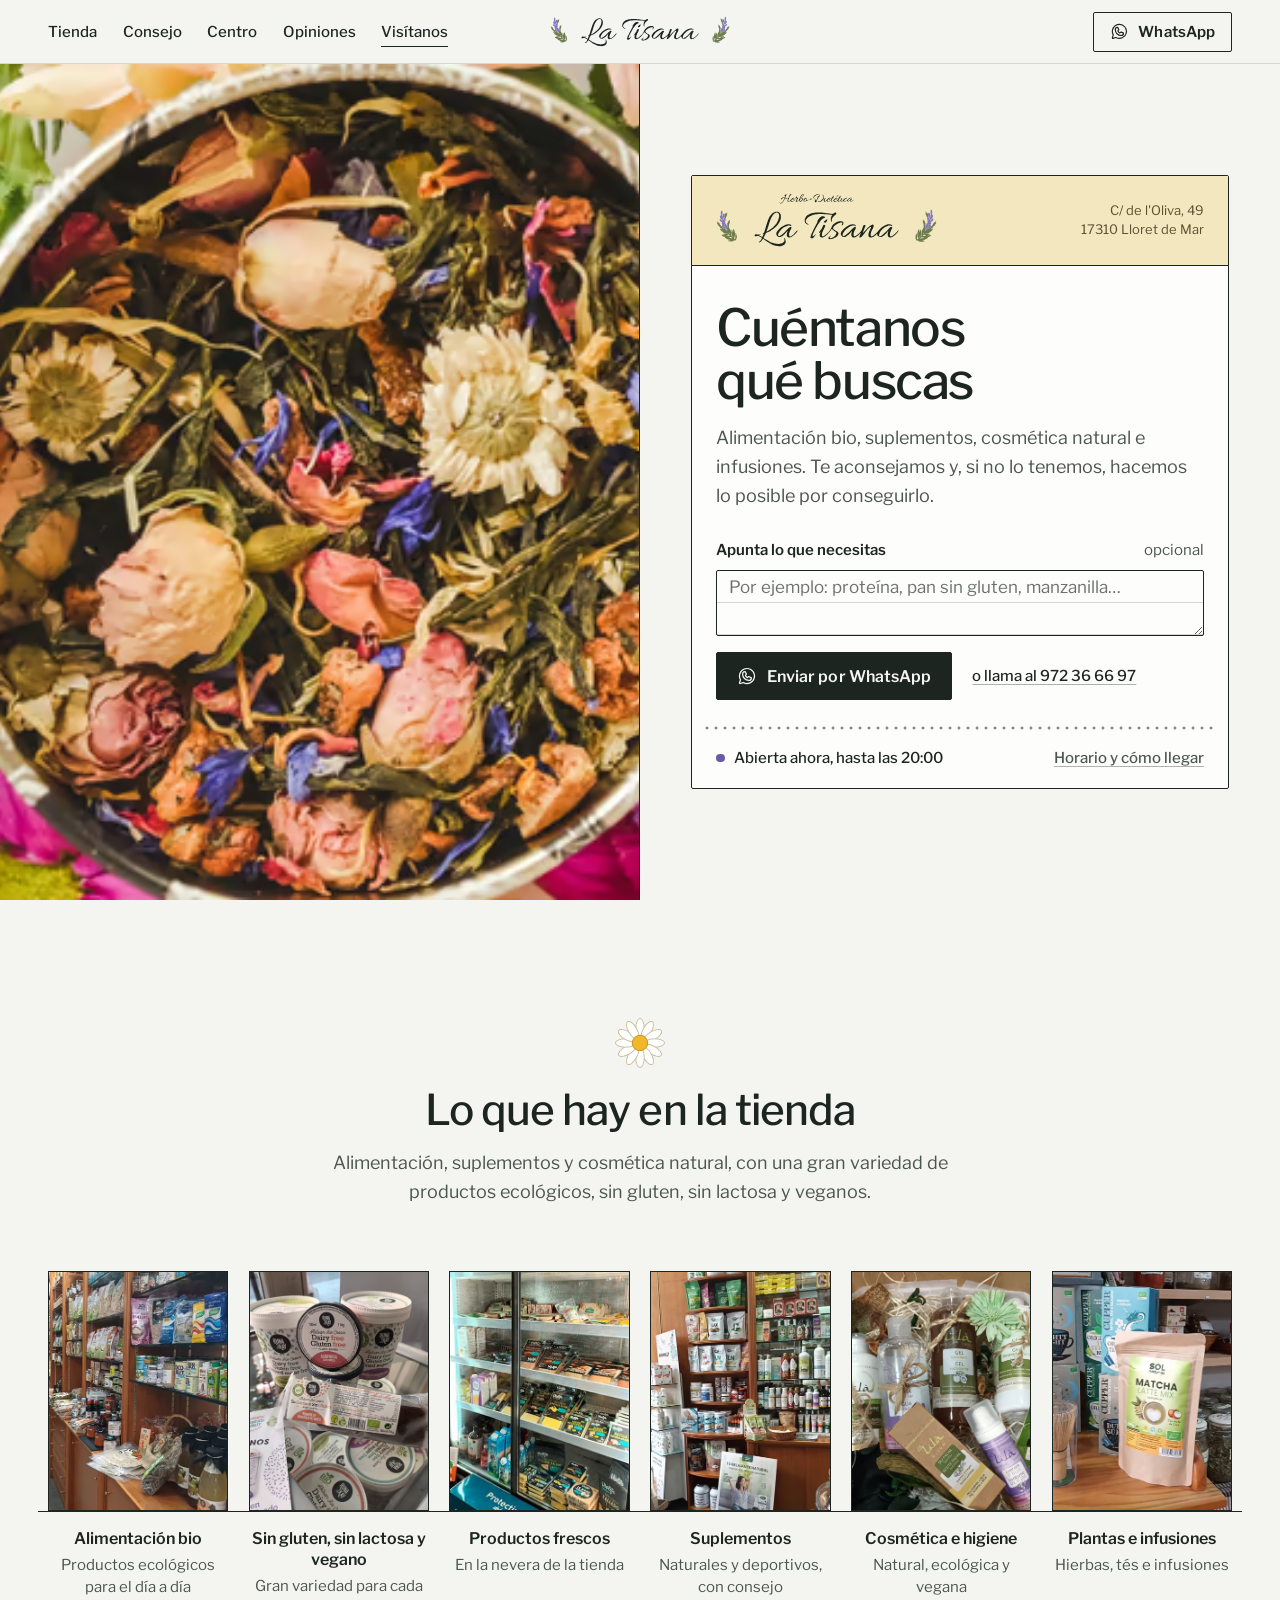
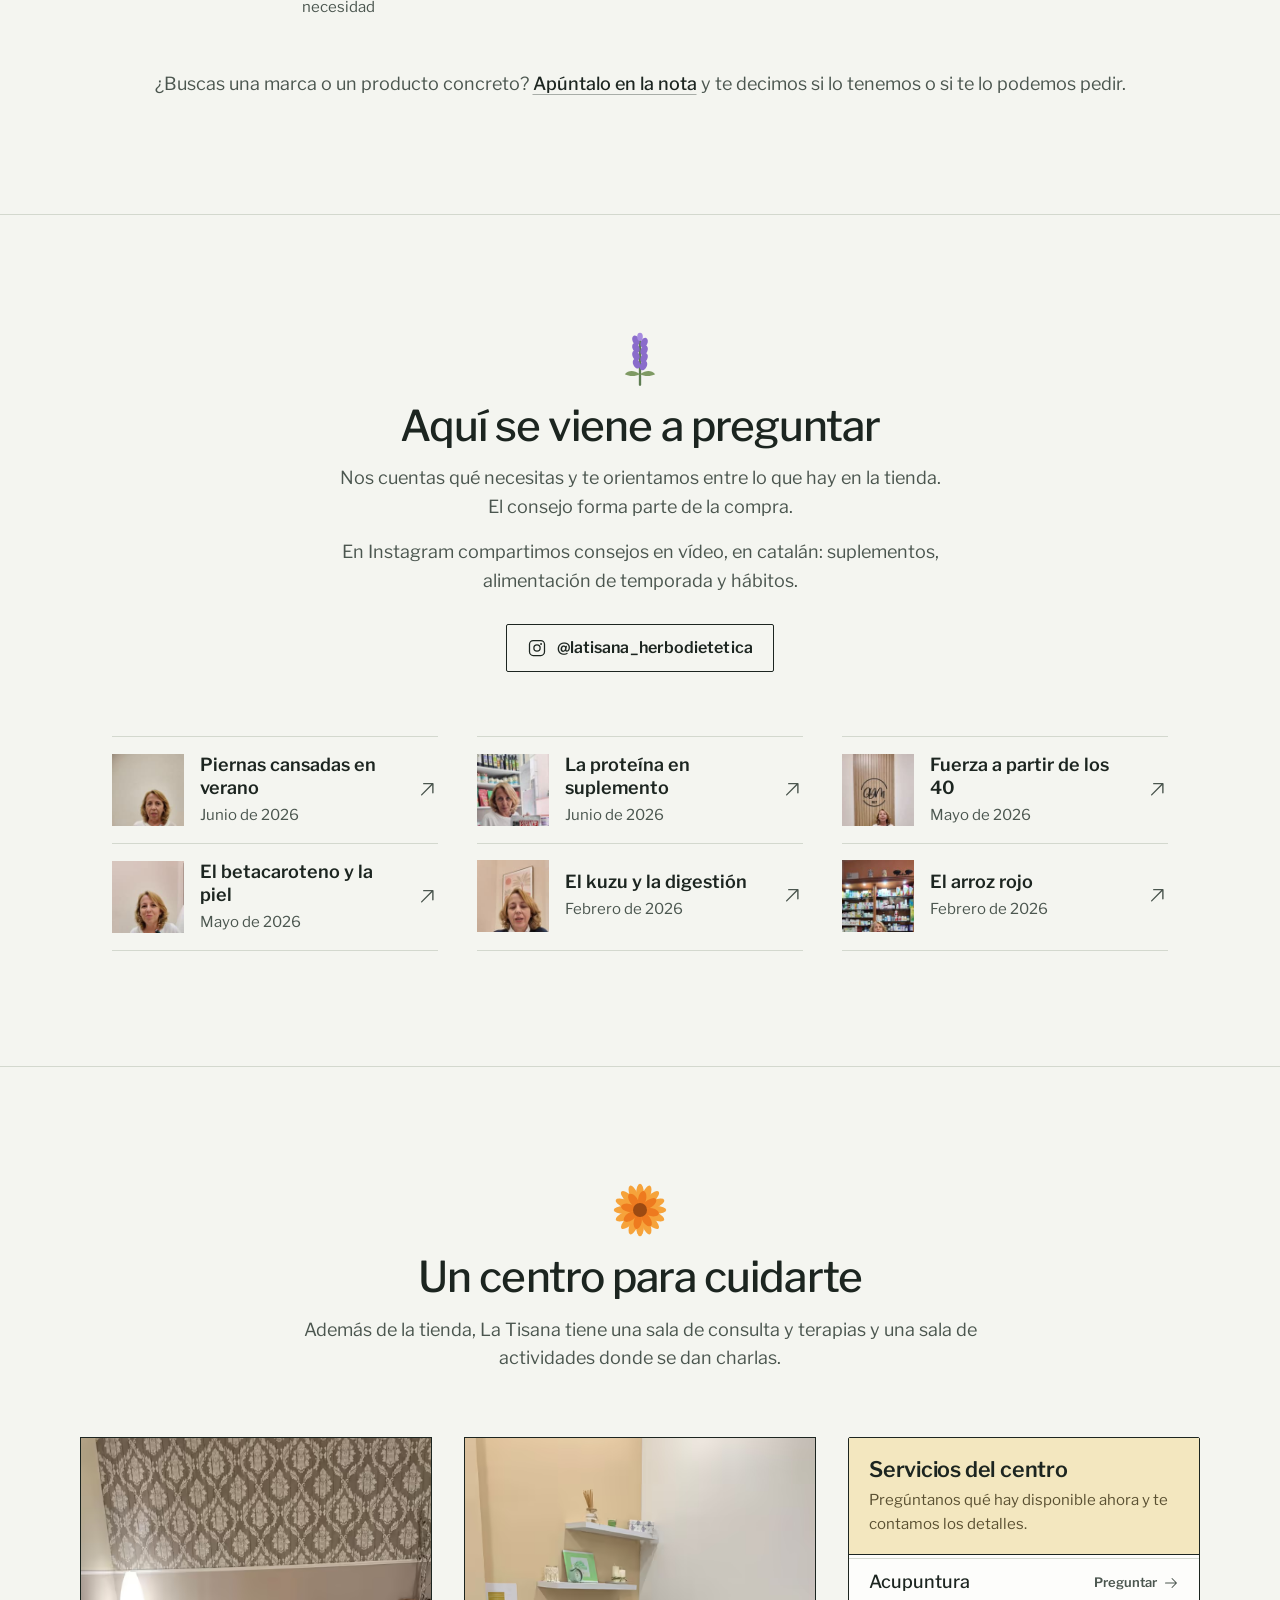
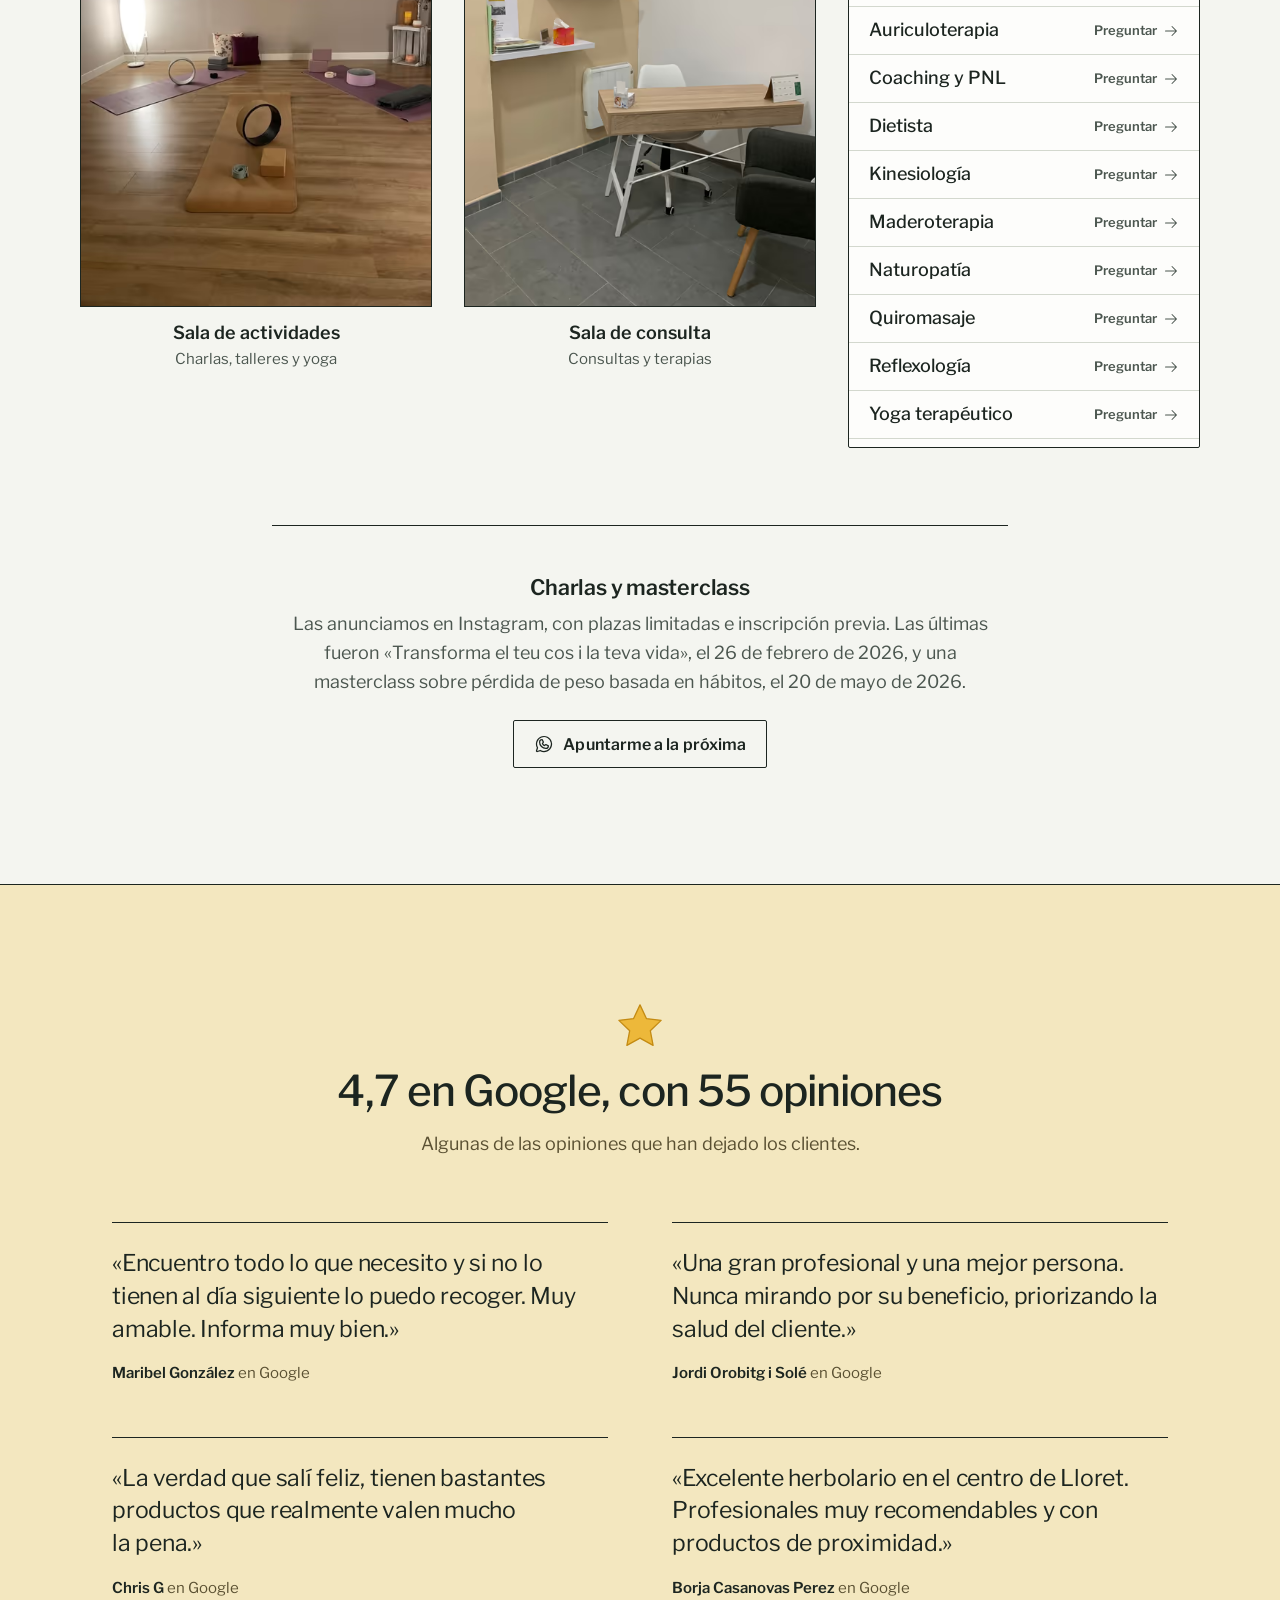
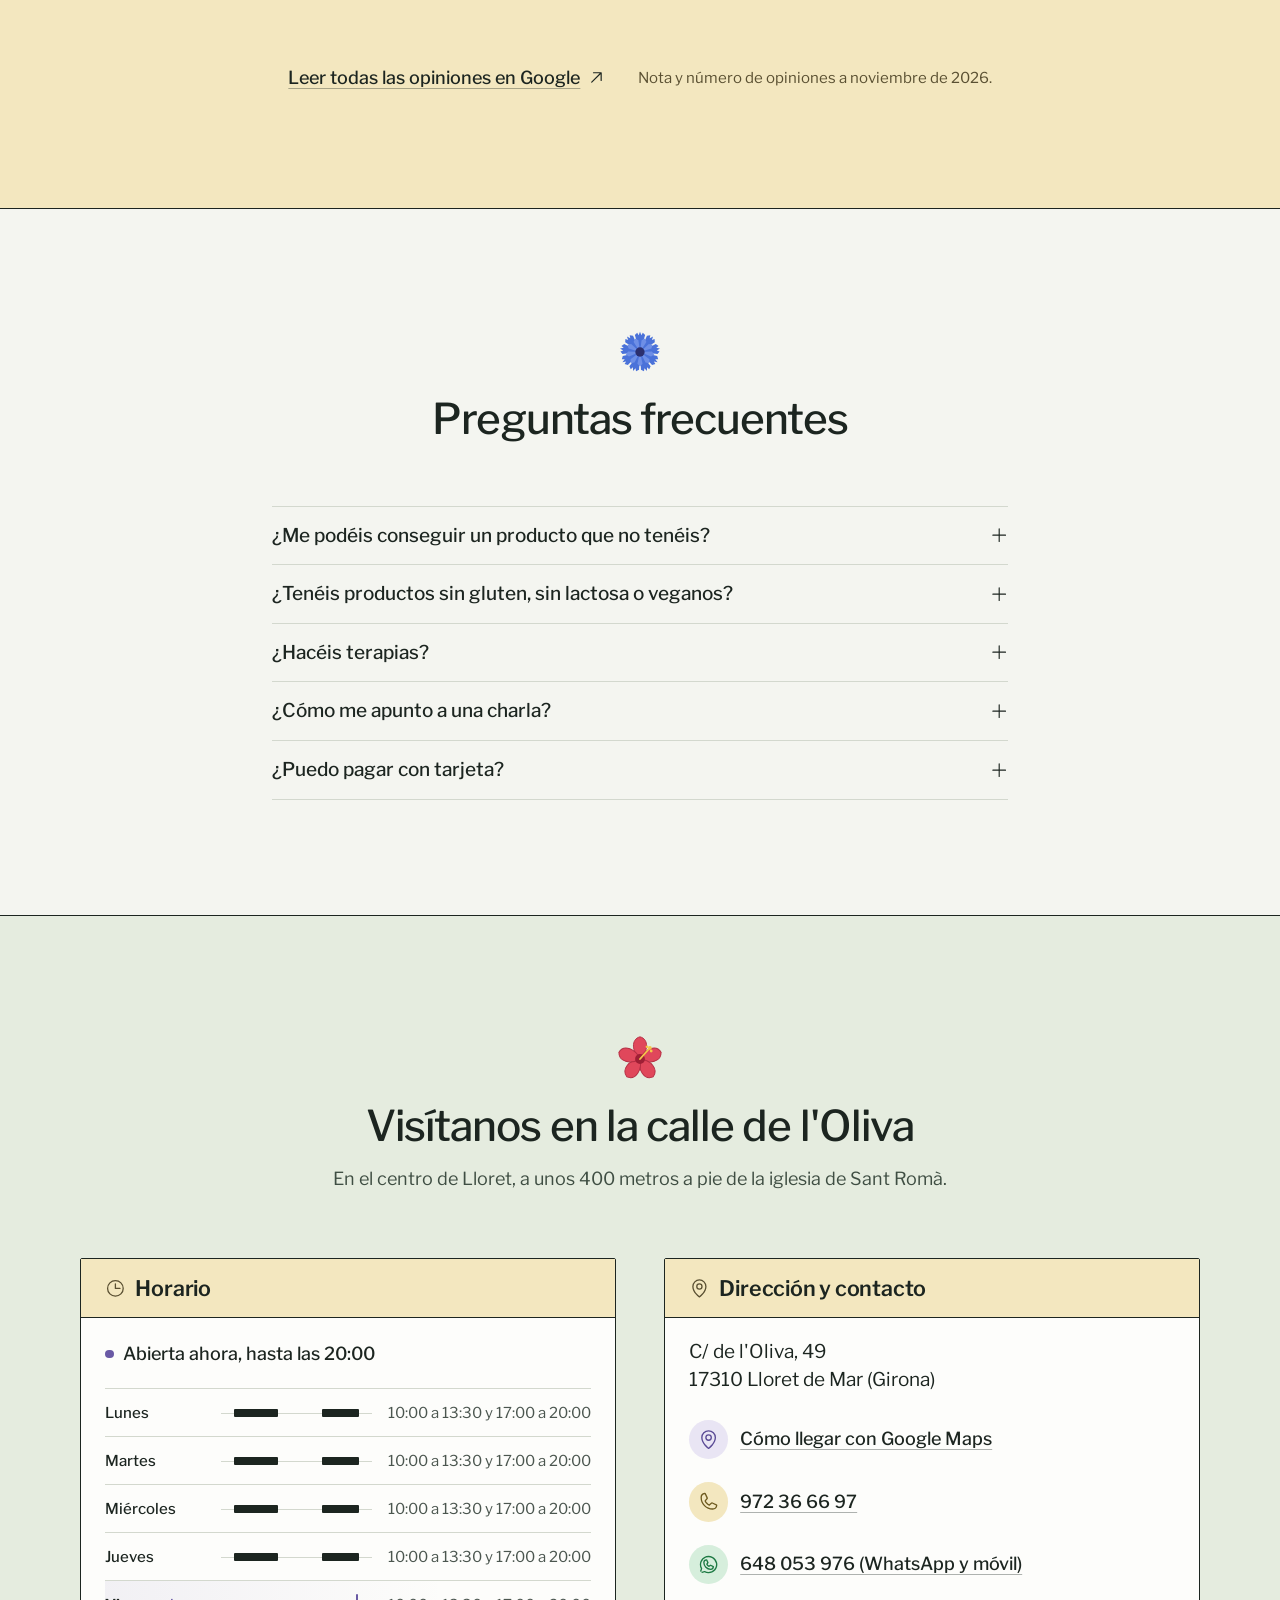
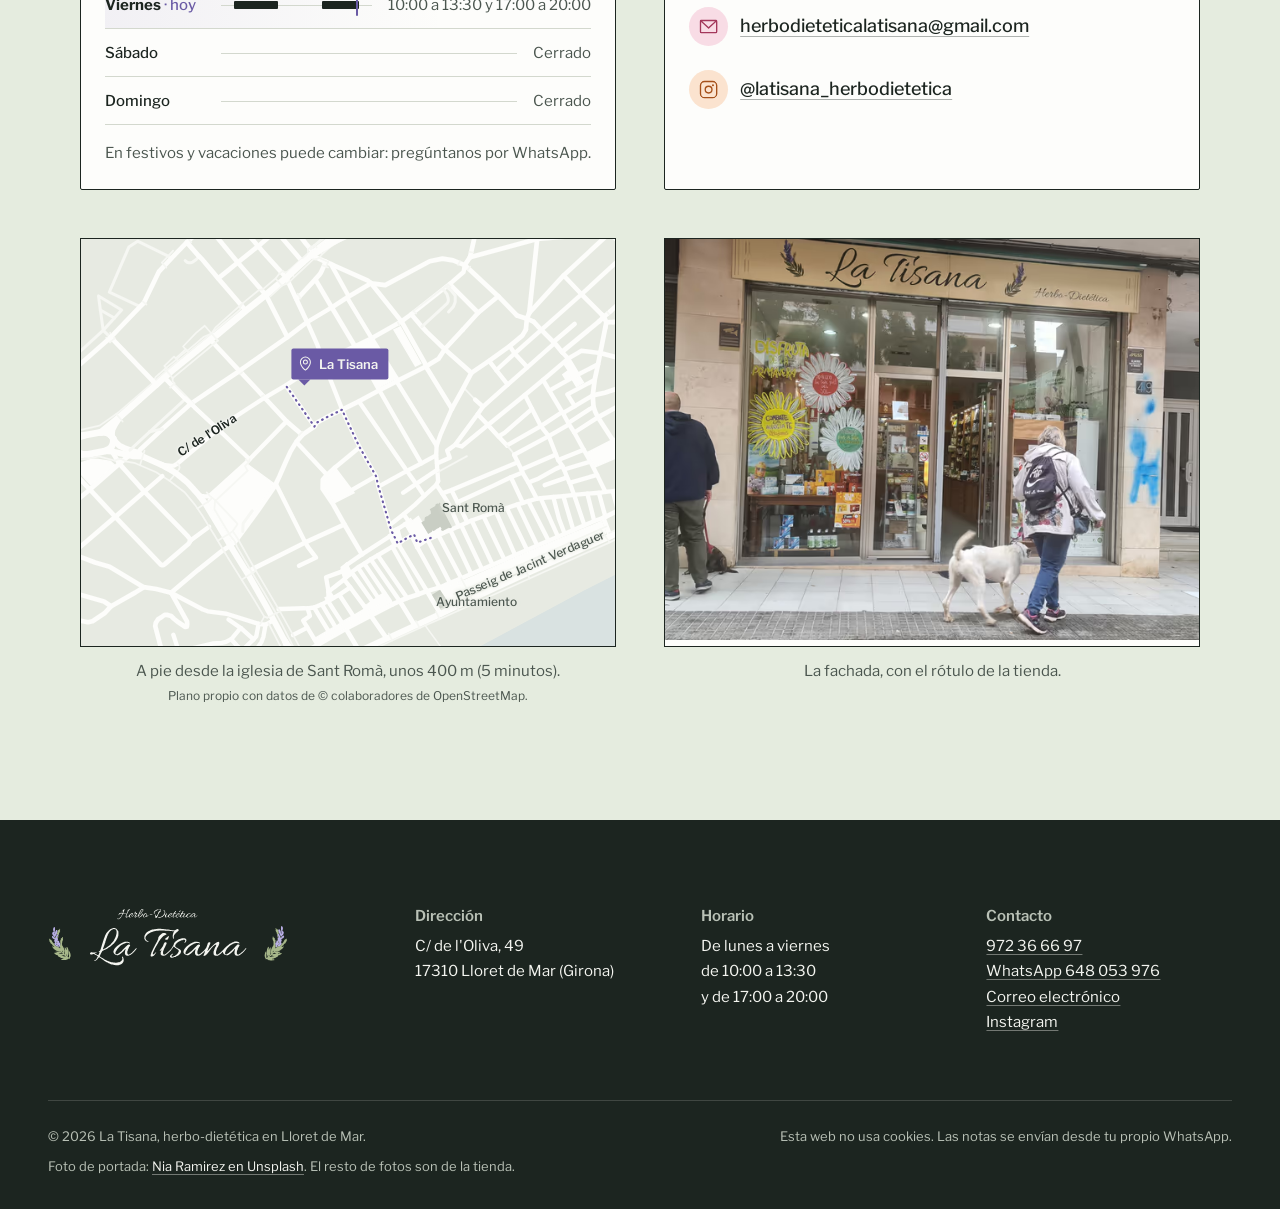
<file: index.html>
<!doctype html>
<html lang="es">
<head>
<meta charset="utf-8">
<meta name="viewport" content="width=device-width, initial-scale=1, viewport-fit=cover">
<title>La Tisana, herbo-dietética en Lloret de Mar</title>
<meta name="description" content="Herbolario en la calle de l'Oliva, 49, en Lloret de Mar: alimentación bio y sin gluten, suplementos, cosmética natural e infusiones, con consejo. Escríbenos por WhatsApp.">
<meta name="robots" content="noindex, nofollow">
<meta name="theme-color" content="#F4F5F0">
<meta property="og:type" content="website">
<meta property="og:url" content="https://1benamar.github.io/latisana/">
<meta property="og:locale" content="es_ES">
<meta property="og:site_name" content="La Tisana">
<meta property="og:title" content="La Tisana, herbo-dietética en Lloret de Mar">
<meta property="og:description" content="Alimentación bio, suplementos, cosmética natural e infusiones, con consejo. C/ de l'Oliva, 49, Lloret de Mar.">
<meta property="og:image" content="https://1benamar.github.io/latisana/assets/img/compartir.jpg">
<meta property="og:image:width" content="1200">
<meta property="og:image:height" content="630">
<meta name="twitter:card" content="summary_large_image">
<link rel="icon" href="assets/logo/favicon.svg" type="image/svg+xml">
<link rel="icon" href="assets/logo/favicon-32.png" sizes="32x32" type="image/png">
<link rel="apple-touch-icon" href="assets/logo/apple-touch-icon.png">
<link rel="preload" href="assets/fonts/libre-franklin-latin.woff2" as="font" type="font/woff2" crossorigin>
<link rel="stylesheet" href="assets/css/estilos.css?v=202611082115">
<script type="application/ld+json">
{
  "@context": "https://schema.org",
  "@type": "Store",
  "name": "La Tisana Herbo-Dietética",
  "alternateName": "Herbo-Dietética la Tisana",
  "description": "Herbolario en Lloret de Mar: alimentación bio, sin gluten, sin lactosa y vegana, suplementación natural y deportiva, cosmética natural e infusiones, con asesoramiento personalizado.",
  "image": "https://1benamar.github.io/latisana/assets/img/compartir.jpg",
  "telephone": "+34 972 36 66 97",
  "email": "herbodieteticalatisana@gmail.com",
  "address": {
    "@type": "PostalAddress",
    "streetAddress": "Carrer de l'Oliva, 49",
    "postalCode": "17310",
    "addressLocality": "Lloret de Mar",
    "addressRegion": "Girona",
    "addressCountry": "ES"
  },
  "geo": { "@type": "GeoCoordinates", "latitude": 41.7015661, "longitude": 2.8450975 },
  "openingHoursSpecification": [
    { "@type": "OpeningHoursSpecification", "dayOfWeek": ["Monday", "Tuesday", "Wednesday", "Thursday", "Friday"], "opens": "10:00", "closes": "13:30" },
    { "@type": "OpeningHoursSpecification", "dayOfWeek": ["Monday", "Tuesday", "Wednesday", "Thursday", "Friday"], "opens": "17:00", "closes": "20:00" }
  ],
  "paymentAccepted": "Tarjeta de débito, tarjeta de crédito, pago con el móvil",
  "sameAs": [
    "https://www.instagram.com/latisana_herbodietetica/",
    "https://www.google.com/maps?cid=18129026786948277191"
  ]
}
</script>
</head>
<body>
<svg xmlns="http://www.w3.org/2000/svg" style="display:none"><symbol id="i-whatsapp" viewBox="0 0 256 256"><path d="M187.58,144.84l-32-16a8,8,0,0,0-8,.5l-14.69,9.8a40.55,40.55,0,0,1-16-16l9.8-14.69a8,8,0,0,0,.5-8l-16-32A8,8,0,0,0,104,64a40,40,0,0,0-40,40,88.1,88.1,0,0,0,88,88,40,40,0,0,0,40-40A8,8,0,0,0,187.58,144.84ZM152,176a72.08,72.08,0,0,1-72-72A24,24,0,0,1,99.29,80.46l11.48,23L101,118a8,8,0,0,0-.73,7.51,56.47,56.47,0,0,0,30.15,30.15A8,8,0,0,0,138,155l14.61-9.74,23,11.48A24,24,0,0,1,152,176ZM128,24A104,104,0,0,0,36.18,176.88L24.83,210.93a16,16,0,0,0,20.24,20.24l34.05-11.35A104,104,0,1,0,128,24Zm0,192a87.87,87.87,0,0,1-44.06-11.81,8,8,0,0,0-6.54-.67L40,216,52.47,178.6a8,8,0,0,0-.66-6.54A88,88,0,1,1,128,216Z"/></symbol><symbol id="i-telefono" viewBox="0 0 256 256"><path d="M222.37,158.46l-47.11-21.11-.13-.06a16,16,0,0,0-15.17,1.4,8.12,8.12,0,0,0-.75.56L134.87,160c-15.42-7.49-31.34-23.29-38.83-38.51l20.78-24.71c.2-.25.39-.5.57-.77a16,16,0,0,0,1.32-15.06l0-.12L97.54,33.64a16,16,0,0,0-16.62-9.52A56.26,56.26,0,0,0,32,80c0,79.4,64.6,144,144,144a56.26,56.26,0,0,0,55.88-48.92A16,16,0,0,0,222.37,158.46ZM176,208A128.14,128.14,0,0,1,48,80,40.2,40.2,0,0,1,82.87,40a.61.61,0,0,0,0,.12l21,47L83.2,111.86a6.13,6.13,0,0,0-.57.77,16,16,0,0,0-1,15.7c9.06,18.53,27.73,37.06,46.46,46.11a16,16,0,0,0,15.75-1.14,8.44,8.44,0,0,0,.74-.56L168.89,152l47,21.05h0s.08,0,.11,0A40.21,40.21,0,0,1,176,208Z"/></symbol><symbol id="i-pin" viewBox="0 0 256 256"><path d="M128,64a40,40,0,1,0,40,40A40,40,0,0,0,128,64Zm0,64a24,24,0,1,1,24-24A24,24,0,0,1,128,128Zm0-112a88.1,88.1,0,0,0-88,88c0,31.4,14.51,64.68,42,96.25a254.19,254.19,0,0,0,41.45,38.3,8,8,0,0,0,9.18,0A254.19,254.19,0,0,0,174,200.25c27.45-31.57,42-64.85,42-96.25A88.1,88.1,0,0,0,128,16Zm0,206c-16.53-13-72-60.75-72-118a72,72,0,0,1,144,0C200,161.23,144.53,209,128,222Z"/></symbol><symbol id="i-instagram" viewBox="0 0 256 256"><path d="M128,80a48,48,0,1,0,48,48A48.05,48.05,0,0,0,128,80Zm0,80a32,32,0,1,1,32-32A32,32,0,0,1,128,160ZM176,24H80A56.06,56.06,0,0,0,24,80v96a56.06,56.06,0,0,0,56,56h96a56.06,56.06,0,0,0,56-56V80A56.06,56.06,0,0,0,176,24Zm40,152a40,40,0,0,1-40,40H80a40,40,0,0,1-40-40V80A40,40,0,0,1,80,40h96a40,40,0,0,1,40,40ZM192,76a12,12,0,1,1-12-12A12,12,0,0,1,192,76Z"/></symbol><symbol id="i-correo" viewBox="0 0 256 256"><path d="M224,48H32a8,8,0,0,0-8,8V192a16,16,0,0,0,16,16H216a16,16,0,0,0,16-16V56A8,8,0,0,0,224,48ZM203.43,64,128,133.15,52.57,64ZM216,192H40V74.19l82.59,75.71a8,8,0,0,0,10.82,0L216,74.19V192Z"/></symbol><symbol id="i-reloj" viewBox="0 0 256 256"><path d="M128,24A104,104,0,1,0,232,128,104.11,104.11,0,0,0,128,24Zm0,192a88,88,0,1,1,88-88A88.1,88.1,0,0,1,128,216Zm64-88a8,8,0,0,1-8,8H128a8,8,0,0,1-8-8V72a8,8,0,0,1,16,0v48h48A8,8,0,0,1,192,128Z"/></symbol><symbol id="i-fuera" viewBox="0 0 256 256"><path d="M200,64V168a8,8,0,0,1-16,0V83.31L69.66,197.66a8,8,0,0,1-11.32-11.32L172.69,72H88a8,8,0,0,1,0-16H192A8,8,0,0,1,200,64Z"/></symbol><symbol id="i-flecha" viewBox="0 0 256 256"><path d="M221.66,133.66l-72,72a8,8,0,0,1-11.32-11.32L196.69,136H40a8,8,0,0,1,0-16H196.69L138.34,61.66a8,8,0,0,1,11.32-11.32l72,72A8,8,0,0,1,221.66,133.66Z"/></symbol><symbol id="i-menu" viewBox="0 0 256 256"><path d="M224,128a8,8,0,0,1-8,8H40a8,8,0,0,1,0-16H216A8,8,0,0,1,224,128ZM40,72H216a8,8,0,0,0,0-16H40a8,8,0,0,0,0,16ZM216,184H40a8,8,0,0,0,0,16H216a8,8,0,0,0,0-16Z"/></symbol><symbol id="i-cerrar" viewBox="0 0 256 256"><path d="M205.66,194.34a8,8,0,0,1-11.32,11.32L128,139.31,61.66,205.66a8,8,0,0,1-11.32-11.32L116.69,128,50.34,61.66A8,8,0,0,1,61.66,50.34L128,116.69l66.34-66.35a8,8,0,0,1,11.32,11.32L139.31,128Z"/></symbol><symbol id="i-mas" viewBox="0 0 256 256"><path d="M224,128a8,8,0,0,1-8,8H136v80a8,8,0,0,1-16,0V136H40a8,8,0,0,1,0-16h80V40a8,8,0,0,1,16,0v80h80A8,8,0,0,1,224,128Z"/></symbol><symbol id="i-check" viewBox="0 0 256 256"><path d="M229.66,77.66l-128,128a8,8,0,0,1-11.32,0l-56-56a8,8,0,0,1,11.32-11.32L96,188.69,218.34,66.34a8,8,0,0,1,11.32,11.32Z"/></symbol><symbol id="f-manzanilla" viewBox="0 0 48 48"><g fill="#FFFFFF" stroke="#C7BE9A" stroke-width=".8"><ellipse cx="24" cy="11.5" rx="3.6" ry="8.6" transform="rotate(0.0 24 24)"/><ellipse cx="24" cy="11.5" rx="3.6" ry="8.6" transform="rotate(30.0 24 24)"/><ellipse cx="24" cy="11.5" rx="3.6" ry="8.6" transform="rotate(60.0 24 24)"/><ellipse cx="24" cy="11.5" rx="3.6" ry="8.6" transform="rotate(90.0 24 24)"/><ellipse cx="24" cy="11.5" rx="3.6" ry="8.6" transform="rotate(120.0 24 24)"/><ellipse cx="24" cy="11.5" rx="3.6" ry="8.6" transform="rotate(150.0 24 24)"/><ellipse cx="24" cy="11.5" rx="3.6" ry="8.6" transform="rotate(180.0 24 24)"/><ellipse cx="24" cy="11.5" rx="3.6" ry="8.6" transform="rotate(210.0 24 24)"/><ellipse cx="24" cy="11.5" rx="3.6" ry="8.6" transform="rotate(240.0 24 24)"/><ellipse cx="24" cy="11.5" rx="3.6" ry="8.6" transform="rotate(270.0 24 24)"/><ellipse cx="24" cy="11.5" rx="3.6" ry="8.6" transform="rotate(300.0 24 24)"/><ellipse cx="24" cy="11.5" rx="3.6" ry="8.6" transform="rotate(330.0 24 24)"/></g><circle cx="24" cy="24" r="6.6" fill="#F0B92B" stroke="#C98F12" stroke-width=".8"/></symbol><symbol id="f-lavanda" viewBox="0 0 48 48"><path d="M24 46V6" stroke="#5E7D52" stroke-width="2" stroke-linecap="round"/><path d="M24 37c-6-4-10-3-13 0 4 2 9 2 13 0zM24 37c6-4 10-3 13 0-4 2-9 2-13 0z" fill="#7E9A63"/><g fill="#8A6CCB"><ellipse cx="20.5" cy="8" rx="2.9" ry="4.4" transform="rotate(-25 20.5 8)"/><ellipse cx="27.5" cy="10" rx="2.9" ry="4.4" transform="rotate(25 27.5 10)"/><ellipse cx="20.5" cy="14.5" rx="2.9" ry="4.4" transform="rotate(-25 20.5 14.5)"/><ellipse cx="27.5" cy="16.5" rx="2.9" ry="4.4" transform="rotate(25 27.5 16.5)"/><ellipse cx="20.5" cy="21" rx="2.9" ry="4.4" transform="rotate(-25 20.5 21)"/><ellipse cx="27.5" cy="23" rx="2.9" ry="4.4" transform="rotate(25 27.5 23)"/><ellipse cx="21" cy="28" rx="2.9" ry="4.4" transform="rotate(-25 21 28)"/><ellipse cx="27" cy="29.5" rx="2.9" ry="4.4" transform="rotate(25 27 29.5)"/></g><ellipse cx="24" cy="5" rx="2.4" ry="3.6" fill="#A68BE0"/></symbol><symbol id="f-calendula" viewBox="0 0 48 48"><g fill="#F6A33B"><ellipse cx="24" cy="10.5" rx="3.4" ry="9" transform="rotate(0.0 24 24)"/><ellipse cx="24" cy="10.5" rx="3.4" ry="9" transform="rotate(22.5 24 24)"/><ellipse cx="24" cy="10.5" rx="3.4" ry="9" transform="rotate(45.0 24 24)"/><ellipse cx="24" cy="10.5" rx="3.4" ry="9" transform="rotate(67.5 24 24)"/><ellipse cx="24" cy="10.5" rx="3.4" ry="9" transform="rotate(90.0 24 24)"/><ellipse cx="24" cy="10.5" rx="3.4" ry="9" transform="rotate(112.5 24 24)"/><ellipse cx="24" cy="10.5" rx="3.4" ry="9" transform="rotate(135.0 24 24)"/><ellipse cx="24" cy="10.5" rx="3.4" ry="9" transform="rotate(157.5 24 24)"/><ellipse cx="24" cy="10.5" rx="3.4" ry="9" transform="rotate(180.0 24 24)"/><ellipse cx="24" cy="10.5" rx="3.4" ry="9" transform="rotate(202.5 24 24)"/><ellipse cx="24" cy="10.5" rx="3.4" ry="9" transform="rotate(225.0 24 24)"/><ellipse cx="24" cy="10.5" rx="3.4" ry="9" transform="rotate(247.5 24 24)"/><ellipse cx="24" cy="10.5" rx="3.4" ry="9" transform="rotate(270.0 24 24)"/><ellipse cx="24" cy="10.5" rx="3.4" ry="9" transform="rotate(292.5 24 24)"/><ellipse cx="24" cy="10.5" rx="3.4" ry="9" transform="rotate(315.0 24 24)"/><ellipse cx="24" cy="10.5" rx="3.4" ry="9" transform="rotate(337.5 24 24)"/></g><g fill="#EE7A1F"><ellipse cx="24" cy="14" rx="3.4" ry="6.5" transform="rotate(0.0 24 24) rotate(11 24 24)"/><ellipse cx="24" cy="14" rx="3.4" ry="6.5" transform="rotate(45.0 24 24) rotate(11 24 24)"/><ellipse cx="24" cy="14" rx="3.4" ry="6.5" transform="rotate(90.0 24 24) rotate(11 24 24)"/><ellipse cx="24" cy="14" rx="3.4" ry="6.5" transform="rotate(135.0 24 24) rotate(11 24 24)"/><ellipse cx="24" cy="14" rx="3.4" ry="6.5" transform="rotate(180.0 24 24) rotate(11 24 24)"/><ellipse cx="24" cy="14" rx="3.4" ry="6.5" transform="rotate(225.0 24 24) rotate(11 24 24)"/><ellipse cx="24" cy="14" rx="3.4" ry="6.5" transform="rotate(270.0 24 24) rotate(11 24 24)"/><ellipse cx="24" cy="14" rx="3.4" ry="6.5" transform="rotate(315.0 24 24) rotate(11 24 24)"/></g><circle cx="24" cy="24" r="6" fill="#9C4A12"/></symbol><symbol id="f-aciano" viewBox="0 0 48 48"><g fill="#4A72D9"><path d="M24 24 19.6 9.5 21.6 7.4 22.8 9.6 24 6.6 25.2 9.6 26.4 7.4 28.4 9.5z" transform="rotate(0.0 24 24)"/><path d="M24 24 19.6 9.5 21.6 7.4 22.8 9.6 24 6.6 25.2 9.6 26.4 7.4 28.4 9.5z" transform="rotate(40.0 24 24)"/><path d="M24 24 19.6 9.5 21.6 7.4 22.8 9.6 24 6.6 25.2 9.6 26.4 7.4 28.4 9.5z" transform="rotate(80.0 24 24)"/><path d="M24 24 19.6 9.5 21.6 7.4 22.8 9.6 24 6.6 25.2 9.6 26.4 7.4 28.4 9.5z" transform="rotate(120.0 24 24)"/><path d="M24 24 19.6 9.5 21.6 7.4 22.8 9.6 24 6.6 25.2 9.6 26.4 7.4 28.4 9.5z" transform="rotate(160.0 24 24)"/><path d="M24 24 19.6 9.5 21.6 7.4 22.8 9.6 24 6.6 25.2 9.6 26.4 7.4 28.4 9.5z" transform="rotate(200.0 24 24)"/><path d="M24 24 19.6 9.5 21.6 7.4 22.8 9.6 24 6.6 25.2 9.6 26.4 7.4 28.4 9.5z" transform="rotate(240.0 24 24)"/><path d="M24 24 19.6 9.5 21.6 7.4 22.8 9.6 24 6.6 25.2 9.6 26.4 7.4 28.4 9.5z" transform="rotate(280.0 24 24)"/><path d="M24 24 19.6 9.5 21.6 7.4 22.8 9.6 24 6.6 25.2 9.6 26.4 7.4 28.4 9.5z" transform="rotate(320.0 24 24)"/></g><g fill="#6E8FE6"><path d="M24 24 21.8 14 24 11.6 26.2 14z" transform="rotate(0.0 24 24) rotate(20 24 24)"/><path d="M24 24 21.8 14 24 11.6 26.2 14z" transform="rotate(40.0 24 24) rotate(20 24 24)"/><path d="M24 24 21.8 14 24 11.6 26.2 14z" transform="rotate(80.0 24 24) rotate(20 24 24)"/><path d="M24 24 21.8 14 24 11.6 26.2 14z" transform="rotate(120.0 24 24) rotate(20 24 24)"/><path d="M24 24 21.8 14 24 11.6 26.2 14z" transform="rotate(160.0 24 24) rotate(20 24 24)"/><path d="M24 24 21.8 14 24 11.6 26.2 14z" transform="rotate(200.0 24 24) rotate(20 24 24)"/><path d="M24 24 21.8 14 24 11.6 26.2 14z" transform="rotate(240.0 24 24) rotate(20 24 24)"/><path d="M24 24 21.8 14 24 11.6 26.2 14z" transform="rotate(280.0 24 24) rotate(20 24 24)"/><path d="M24 24 21.8 14 24 11.6 26.2 14z" transform="rotate(320.0 24 24) rotate(20 24 24)"/></g><circle cx="24" cy="24" r="4" fill="#2B2F6E"/></symbol><symbol id="f-hibisco" viewBox="0 0 48 48"><g fill="#E0475B" stroke="#B42E44" stroke-width=".8"><path d="M24 24C17 18 16 7 24 5c8 2 7 13 0 19z" transform="rotate(0.0 24 24)"/><path d="M24 24C17 18 16 7 24 5c8 2 7 13 0 19z" transform="rotate(72.0 24 24)"/><path d="M24 24C17 18 16 7 24 5c8 2 7 13 0 19z" transform="rotate(144.0 24 24)"/><path d="M24 24C17 18 16 7 24 5c8 2 7 13 0 19z" transform="rotate(216.0 24 24)"/><path d="M24 24C17 18 16 7 24 5c8 2 7 13 0 19z" transform="rotate(288.0 24 24)"/></g><circle cx="24" cy="24" r="4.2" fill="#9E1F35"/><path d="M24 24l8-9" stroke="#F3C64A" stroke-width="1.6" stroke-linecap="round"/><g fill="#F3C64A"><circle cx="32.5" cy="14.5" r="1.6"/><circle cx="30" cy="13.6" r="1.2"/><circle cx="33.6" cy="17.2" r="1.2"/></g></symbol><symbol id="f-estrella" viewBox="0 0 48 48"><path d="M24 4.5l5.9 12.6 13.6 1.7-10 9.5 2.6 13.6L24 35.2l-12.1 6.7 2.6-13.6-10-9.5 13.6-1.7z" fill="#EDB83A" stroke="#C38A12" stroke-width="1.2" stroke-linejoin="round"/></symbol></svg>

<a class="saltar" href="#contenido">Saltar al contenido</a>

<header class="cabecera" id="cabecera">
  <div class="cabecera__dentro">
    <button class="cabecera__abrir" type="button" aria-expanded="false" aria-controls="menu">
      <svg class="ico" aria-hidden="true"><use href="#i-menu"/></svg><span class="sr">Abrir el menú</span>
    </button>
    <nav class="menu" id="menu" aria-label="Secciones">
      <ul>
        <li><a href="#tienda">Tienda</a></li>
        <li><a href="#consejo">Consejo</a></li>
        <li><a href="#centro">Centro</a></li>
        <li><a href="#opiniones">Opiniones</a></li>
        <li><a href="#visita">Visítanos</a></li>
      </ul>
    </nav>
    <a class="cabecera__logo" href="#inicio" aria-label="La Tisana, ir al inicio">
      <img src="assets/logo/la-tisana-nombre.svg" alt="La Tisana" width="180" height="31">
    </a>
    <a class="boton boton--linea cabecera__wa" href="https://wa.me/34648053976?text=Hola%2C%20os%20escribo%20desde%20la%20web%20de%20La%20Tisana." target="_blank" rel="noopener">
      <svg class="ico" aria-hidden="true"><use href="#i-whatsapp"/></svg><span>WhatsApp</span>
    </a>
  </div>
</header>

<main id="contenido">

  <!-- Portada: la hoja del bloc del mostrador -->
  <section class="portada" id="inicio" aria-labelledby="titulo-portada">
    <figure class="portada__foto">
      <div class="petalos" aria-hidden="true"><span></span><span></span><span></span><span></span><span></span></div>
      <picture>
        <source media="(max-width: 959px)" type="image/avif" srcset="assets/img/portada-ancha-600.avif 600w, assets/img/portada-ancha-900.avif 900w, assets/img/portada-ancha-1200.avif 1200w" sizes="(max-width: 600px) 75vw, 100vw">
        <source media="(max-width: 959px)" type="image/webp" srcset="assets/img/portada-ancha-600.webp 600w, assets/img/portada-ancha-900.webp 900w, assets/img/portada-ancha-1200.webp 1200w" sizes="(max-width: 600px) 75vw, 100vw">
        <source media="(max-width: 959px)" srcset="assets/img/portada-ancha-600.jpg 600w, assets/img/portada-ancha-900.jpg 900w, assets/img/portada-ancha-1200.jpg 1200w" sizes="(max-width: 600px) 75vw, 100vw">
        <source type="image/avif" srcset="assets/img/portada-640.avif 640w, assets/img/portada-960.avif 960w, assets/img/portada-1280.avif 1280w, assets/img/portada-1800.avif 1800w" sizes="50vw">
        <source type="image/webp" srcset="assets/img/portada-640.webp 640w, assets/img/portada-960.webp 960w, assets/img/portada-1280.webp 1280w, assets/img/portada-1800.webp 1800w" sizes="50vw">
        <img src="assets/img/portada-960.jpg" srcset="assets/img/portada-640.jpg 640w, assets/img/portada-960.jpg 960w, assets/img/portada-1280.jpg 1280w, assets/img/portada-1800.jpg 1800w" sizes="50vw" width="2400" height="2800" fetchpriority="high" decoding="async" alt="Mezcla de tisana con rosas, manzanilla y aciano en un cuenco, rodeada de flores.">
      </picture>
    </figure>

    <div class="portada__mostrador">
      <article class="hoja" id="hoja" aria-labelledby="titulo-portada">
        <div class="hoja__arrancable">
          <header class="hoja__cabecera" id="hoja-cabecera">
            <img class="hoja__logo" src="assets/logo/la-tisana.svg" alt="La Tisana, Herbo-Dietética" width="232" height="57">
            <p class="hoja__datos">C/ de l'Oliva, 49<br>17310 Lloret de Mar</p>
          </header>
          <div class="hoja__cuerpo">
            <h1 id="titulo-portada">Cuéntanos qué buscas</h1>
            <p class="hoja__entrada">Alimentación bio, suplementos, cosmética natural e infusiones. Te aconsejamos y, si no lo tenemos, hacemos lo posible por conseguirlo.</p>
            <form class="nota" id="nota" action="https://wa.me/34648053976" method="get" target="_blank">
              <label for="nota-texto">Apunta lo que necesitas <span>opcional</span></label>
              <textarea id="nota-texto" name="text" rows="2" maxlength="400" placeholder="Por ejemplo: proteína, pan sin gluten, manzanilla…"></textarea>
              <div class="nota__acciones">
                <button class="boton boton--tinta" type="submit">
                  <svg class="ico" aria-hidden="true"><use href="#i-whatsapp"/></svg>Enviar por WhatsApp
                </button>
                <a class="enlace" href="tel:+34972366697">o llama al 972 36 66 97</a>
              </div>
            </form>
          </div>
        </div>
        <footer class="hoja__pie">
          <p class="estado" data-estado>
            <svg class="ico" aria-hidden="true"><use href="#i-reloj"/></svg>
            <span>De lunes a viernes, de 10:00 a 13:30 y de 17:00 a 20:00</span>
          </p>
          <a class="enlace" href="#visita">Horario y cómo llegar</a>
          <p class="hoja__aviso" id="nota-aviso" role="status" aria-live="polite"></p>
        </footer>
      </article>
    </div>
  </section>

  <!-- Tienda: una sola balda -->
  <section class="seccion tienda" id="tienda" aria-labelledby="titulo-tienda">
    <div class="contenedor">
      <header class="encabezado aparece">
        <svg class="flor flor--manzanilla" aria-hidden="true" focusable="false"><use href="#f-manzanilla"/></svg>
        <h2 id="titulo-tienda">Lo que hay en la tienda</h2>
        <p>Alimentación, suplementos y cosmética natural, con una gran variedad de productos ecológicos, sin gluten, sin lactosa y veganos.</p>
      </header>

      <ul class="balda">
        <li class="balda__producto aparece" style="--i:0">
          <figure>
            <div class="balda__foto marco">
              <picture>
                <source type="image/avif" srcset="assets/img/balda-bio-400.avif 400w, assets/img/balda-bio-600.avif 600w, assets/img/balda-bio-800.avif 800w" sizes="(max-width: 959px) 44vw, 200px">
                <source type="image/webp" srcset="assets/img/balda-bio-400.webp 400w, assets/img/balda-bio-600.webp 600w, assets/img/balda-bio-800.webp 800w" sizes="(max-width: 959px) 44vw, 200px">
                <img src="assets/img/balda-bio-400.jpg" srcset="assets/img/balda-bio-400.jpg 400w, assets/img/balda-bio-600.jpg 600w, assets/img/balda-bio-800.jpg 800w" sizes="(max-width: 959px) 44vw, 200px" width="800" height="1067" loading="lazy" decoding="async" alt="Baldas de madera con harinas, sal y productos ecológicos junto al mostrador.">
              </picture>
            </div>
            <div class="balda__tabla" aria-hidden="true"></div>
            <figcaption><strong>Alimentación bio</strong><span>Productos ecológicos para el día a día</span></figcaption>
          </figure>
        </li>
        <li class="balda__producto aparece" style="--i:1">
          <figure>
            <div class="balda__foto marco">
              <picture>
                <source type="image/avif" srcset="assets/img/balda-sin-gluten-400.avif 400w, assets/img/balda-sin-gluten-600.avif 600w, assets/img/balda-sin-gluten-800.avif 800w" sizes="(max-width: 959px) 44vw, 200px">
                <source type="image/webp" srcset="assets/img/balda-sin-gluten-400.webp 400w, assets/img/balda-sin-gluten-600.webp 600w, assets/img/balda-sin-gluten-800.webp 800w" sizes="(max-width: 959px) 44vw, 200px">
                <img src="assets/img/balda-sin-gluten-400.jpg" srcset="assets/img/balda-sin-gluten-400.jpg 400w, assets/img/balda-sin-gluten-600.jpg 600w, assets/img/balda-sin-gluten-800.jpg 800w" sizes="(max-width: 959px) 44vw, 200px" width="800" height="1067" loading="lazy" decoding="async" alt="Tarrinas de helado vegetal sin lactosa y sin gluten.">
              </picture>
            </div>
            <div class="balda__tabla" aria-hidden="true"></div>
            <figcaption><strong>Sin gluten, sin lactosa y vegano</strong><span>Gran variedad para cada necesidad</span></figcaption>
          </figure>
        </li>
        <li class="balda__producto aparece" style="--i:2">
          <figure>
            <div class="balda__foto marco">
              <picture>
                <source type="image/avif" srcset="assets/img/balda-frescos-375.avif 375w" sizes="(max-width: 959px) 44vw, 200px">
                <source type="image/webp" srcset="assets/img/balda-frescos-375.webp 375w" sizes="(max-width: 959px) 44vw, 200px">
                <img src="assets/img/balda-frescos-375.jpg" width="375" height="500" loading="lazy" decoding="async" alt="Nevera con productos frescos y refrigerados.">
              </picture>
            </div>
            <div class="balda__tabla" aria-hidden="true"></div>
            <figcaption><strong>Productos frescos</strong><span>En la nevera de la tienda</span></figcaption>
          </figure>
        </li>
        <li class="balda__producto aparece" style="--i:3">
          <figure>
            <div class="balda__foto marco">
              <picture>
                <source type="image/avif" srcset="assets/img/balda-suplementos-400.avif 400w, assets/img/balda-suplementos-600.avif 600w, assets/img/balda-suplementos-800.avif 800w" sizes="(max-width: 959px) 44vw, 200px">
                <source type="image/webp" srcset="assets/img/balda-suplementos-400.webp 400w, assets/img/balda-suplementos-600.webp 600w, assets/img/balda-suplementos-800.webp 800w" sizes="(max-width: 959px) 44vw, 200px">
                <img src="assets/img/balda-suplementos-400.jpg" srcset="assets/img/balda-suplementos-400.jpg 400w, assets/img/balda-suplementos-600.jpg 600w, assets/img/balda-suplementos-800.jpg 800w" sizes="(max-width: 959px) 44vw, 200px" width="800" height="1067" loading="lazy" decoding="async" alt="Estanterías de suplementos y complementos naturales.">
              </picture>
            </div>
            <div class="balda__tabla" aria-hidden="true"></div>
            <figcaption><strong>Suplementos</strong><span>Naturales y deportivos, con consejo</span></figcaption>
          </figure>
        </li>
        <li class="balda__producto aparece" style="--i:4">
          <figure>
            <div class="balda__foto marco">
              <picture>
                <source type="image/avif" srcset="assets/img/balda-cosmetica-400.avif 400w, assets/img/balda-cosmetica-600.avif 600w, assets/img/balda-cosmetica-800.avif 800w" sizes="(max-width: 959px) 44vw, 200px">
                <source type="image/webp" srcset="assets/img/balda-cosmetica-400.webp 400w, assets/img/balda-cosmetica-600.webp 600w, assets/img/balda-cosmetica-800.webp 800w" sizes="(max-width: 959px) 44vw, 200px">
                <img src="assets/img/balda-cosmetica-400.jpg" srcset="assets/img/balda-cosmetica-400.jpg 400w, assets/img/balda-cosmetica-600.jpg 600w, assets/img/balda-cosmetica-800.jpg 800w" sizes="(max-width: 959px) 44vw, 200px" width="800" height="1067" loading="lazy" decoding="async" alt="Cosmética natural: geles, champús y cremas en una cesta.">
              </picture>
            </div>
            <div class="balda__tabla" aria-hidden="true"></div>
            <figcaption><strong>Cosmética e higiene</strong><span>Natural, ecológica y vegana</span></figcaption>
          </figure>
        </li>
        <li class="balda__producto aparece" style="--i:5">
          <figure>
            <div class="balda__foto marco">
              <picture>
                <source type="image/avif" srcset="assets/img/balda-infusiones-400.avif 400w, assets/img/balda-infusiones-600.avif 600w, assets/img/balda-infusiones-800.avif 800w" sizes="(max-width: 959px) 44vw, 200px">
                <source type="image/webp" srcset="assets/img/balda-infusiones-400.webp 400w, assets/img/balda-infusiones-600.webp 600w, assets/img/balda-infusiones-800.webp 800w" sizes="(max-width: 959px) 44vw, 200px">
                <img src="assets/img/balda-infusiones-400.jpg" srcset="assets/img/balda-infusiones-400.jpg 400w, assets/img/balda-infusiones-600.jpg 600w, assets/img/balda-infusiones-800.jpg 800w" sizes="(max-width: 959px) 44vw, 200px" width="800" height="1067" loading="lazy" decoding="async" alt="Matcha latte y cajas de tés e infusiones, con botes de hierbas al fondo.">
              </picture>
            </div>
            <div class="balda__tabla" aria-hidden="true"></div>
            <figcaption><strong>Plantas e infusiones</strong><span>Hierbas, tés e infusiones</span></figcaption>
          </figure>
        </li>
      </ul>

      <p class="tienda__mas aparece">¿Buscas una marca o un producto concreto? <a class="enlace" href="#nota-texto" data-ir-nota>Apúntalo en la nota</a> y te decimos si lo tenemos o si te lo podemos pedir.</p>
    </div>
  </section>

  <!-- Consejo -->
  <section class="seccion consejo" id="consejo" aria-labelledby="titulo-consejo">
    <div class="contenedor">
      <header class="encabezado consejo__texto aparece">
        <svg class="flor flor--lavanda" aria-hidden="true" focusable="false"><use href="#f-lavanda"/></svg>
        <h2 id="titulo-consejo">Aquí se viene a preguntar</h2>
        <p>Nos cuentas qué necesitas y te orientamos entre lo que hay en la tienda. El consejo forma parte de la compra.</p>
        <p>En Instagram compartimos consejos en vídeo, en catalán: suplementos, alimentación de temporada y hábitos.</p>
        <a class="boton boton--linea" href="https://www.instagram.com/latisana_herbodietetica/" target="_blank" rel="noopener">
          <svg class="ico" aria-hidden="true"><use href="#i-instagram"/></svg>@latisana_herbodietetica
        </a>
      </header>
      <ol class="videos" aria-label="Últimos vídeos de consejo en Instagram">
        <li class="aparece" style="--i:0">
          <a href="https://www.instagram.com/latisana_herbodietetica/reel/DZufLREy0Y4/" target="_blank" rel="noopener">
            <img class="videos__miniatura" src="assets/img/ig-linfabir-160.jpg" srcset="assets/img/ig-linfabir-160.jpg 160w, assets/img/ig-linfabir-330.jpg 330w" sizes="72px" width="160" height="160" loading="lazy" decoding="async" alt="">
            <span><span class="videos__tema">Piernas cansadas en verano</span><span class="videos__fecha">Junio de 2026</span></span>
            <svg class="ico" aria-hidden="true"><use href="#i-fuera"/></svg>
          </a>
        </li>
        <li class="aparece" style="--i:1">
          <a href="https://www.instagram.com/latisana_herbodietetica/reel/DZaYMLWJxUl/" target="_blank" rel="noopener">
            <img class="videos__miniatura" src="assets/img/ig-proteina-160.jpg" srcset="assets/img/ig-proteina-160.jpg 160w, assets/img/ig-proteina-330.jpg 330w" sizes="72px" width="160" height="160" loading="lazy" decoding="async" alt="">
            <span><span class="videos__tema">La proteína en suplemento</span><span class="videos__fecha">Junio de 2026</span></span>
            <svg class="ico" aria-hidden="true"><use href="#i-fuera"/></svg>
          </a>
        </li>
        <li class="aparece" style="--i:2">
          <a href="https://www.instagram.com/latisana_herbodietetica/reel/DY6yjEjyueq/" target="_blank" rel="noopener">
            <img class="videos__miniatura" src="assets/img/ig-fuerza-160.jpg" srcset="assets/img/ig-fuerza-160.jpg 160w, assets/img/ig-fuerza-330.jpg 330w" sizes="72px" width="160" height="160" loading="lazy" decoding="async" alt="">
            <span><span class="videos__tema">Fuerza a partir de los 40</span><span class="videos__fecha">Mayo de 2026</span></span>
            <svg class="ico" aria-hidden="true"><use href="#i-fuera"/></svg>
          </a>
        </li>
        <li class="aparece" style="--i:3">
          <a href="https://www.instagram.com/latisana_herbodietetica/reel/DYjk2Feyre3/" target="_blank" rel="noopener">
            <img class="videos__miniatura" src="assets/img/ig-betacaroteno-160.jpg" srcset="assets/img/ig-betacaroteno-160.jpg 160w, assets/img/ig-betacaroteno-330.jpg 330w" sizes="72px" width="160" height="160" loading="lazy" decoding="async" alt="">
            <span><span class="videos__tema">El betacaroteno y la piel</span><span class="videos__fecha">Mayo de 2026</span></span>
            <svg class="ico" aria-hidden="true"><use href="#i-fuera"/></svg>
          </a>
        </li>
        <li class="aparece" style="--i:4">
          <a href="https://www.instagram.com/latisana_herbodietetica/reel/DVGin9TCB8f/" target="_blank" rel="noopener">
            <img class="videos__miniatura" src="assets/img/ig-kuzu-160.jpg" srcset="assets/img/ig-kuzu-160.jpg 160w, assets/img/ig-kuzu-330.jpg 330w" sizes="72px" width="160" height="160" loading="lazy" decoding="async" alt="">
            <span><span class="videos__tema">El kuzu y la digestión</span><span class="videos__fecha">Febrero de 2026</span></span>
            <svg class="ico" aria-hidden="true"><use href="#i-fuera"/></svg>
          </a>
        </li>
        <li class="aparece" style="--i:5">
          <a href="https://www.instagram.com/latisana_herbodietetica/reel/DUi-Pvdisuj/" target="_blank" rel="noopener">
            <img class="videos__miniatura" src="assets/img/ig-arroz-rojo-160.jpg" srcset="assets/img/ig-arroz-rojo-160.jpg 160w, assets/img/ig-arroz-rojo-330.jpg 330w" sizes="72px" width="160" height="160" loading="lazy" decoding="async" alt="">
            <span><span class="videos__tema">El arroz rojo</span><span class="videos__fecha">Febrero de 2026</span></span>
            <svg class="ico" aria-hidden="true"><use href="#i-fuera"/></svg>
          </a>
        </li>
      </ol>
    </div>
  </section>

  <!-- Centro: salas, servicios y charlas -->
  <section class="seccion centro" id="centro" aria-labelledby="titulo-centro">
    <div class="contenedor">
      <header class="encabezado aparece">
        <svg class="flor flor--calendula" aria-hidden="true" focusable="false"><use href="#f-calendula"/></svg>
        <h2 id="titulo-centro">Un centro para cuidarte</h2>
        <p>Además de la tienda, La Tisana tiene una sala de consulta y terapias y una sala de actividades donde se dan charlas.</p>
      </header>

      <div class="centro__rejilla">
        <figure class="sala">
          <div class="marco destapa">
            <picture>
              <source type="image/avif" srcset="assets/img/sala-actividades-480.avif 480w, assets/img/sala-actividades-768.avif 768w" sizes="(max-width: 640px) 50vw, (max-width: 1120px) 45vw, 480px">
              <source type="image/webp" srcset="assets/img/sala-actividades-480.webp 480w, assets/img/sala-actividades-768.webp 768w" sizes="(max-width: 640px) 50vw, (max-width: 1120px) 45vw, 480px">
              <img src="assets/img/sala-actividades-480.jpg" srcset="assets/img/sala-actividades-480.jpg 480w, assets/img/sala-actividades-768.jpg 768w" sizes="(max-width: 640px) 50vw, (max-width: 1120px) 45vw, 480px" width="768" height="1024" loading="lazy" decoding="async" alt="Sala de actividades con esterillas, bloques y ruedas de yoga.">
            </picture>
          </div>
          <figcaption><strong>Sala de actividades</strong><span>Charlas, talleres y yoga</span></figcaption>
        </figure>
        <figure class="sala sala--consulta">
          <div class="marco destapa">
            <picture>
              <source type="image/avif" srcset="assets/img/sala-consulta-480.avif 480w, assets/img/sala-consulta-768.avif 768w" sizes="(max-width: 640px) 50vw, (max-width: 1120px) 45vw, 300px">
              <source type="image/webp" srcset="assets/img/sala-consulta-480.webp 480w, assets/img/sala-consulta-768.webp 768w" sizes="(max-width: 640px) 50vw, (max-width: 1120px) 45vw, 300px">
              <img src="assets/img/sala-consulta-480.jpg" srcset="assets/img/sala-consulta-480.jpg 480w, assets/img/sala-consulta-768.jpg 768w" sizes="(max-width: 640px) 50vw, (max-width: 1120px) 45vw, 300px" width="768" height="1024" loading="lazy" decoding="async" alt="Sala de consulta con una mesa de madera y una butaca.">
            </picture>
          </div>
          <figcaption><strong>Sala de consulta</strong><span>Consultas y terapias</span></figcaption>
        </figure>

        <div class="servicios aparece">
          <div class="servicios__cabecera">
            <h3>Servicios del centro</h3>
            <p>Pregúntanos qué hay disponible ahora y te contamos los detalles.</p>
          </div>
          <ul class="servicios__lista">
            <li><a href="https://wa.me/34648053976?text=Hola%2C%20os%20escribo%20desde%20la%20web%20de%20La%20Tisana.%20%C2%BFAhora%20hac%C3%A9is%20acupuntura%3F%20Me%20gustar%C3%ADa%20saber%20la%20disponibilidad." target="_blank" rel="noopener">Acupuntura<span class="servicios__accion">Preguntar<svg class="ico" aria-hidden="true"><use href="#i-flecha"/></svg></span></a></li>
            <li><a href="https://wa.me/34648053976?text=Hola%2C%20os%20escribo%20desde%20la%20web%20de%20La%20Tisana.%20%C2%BFAhora%20hac%C3%A9is%20auriculoterapia%3F%20Me%20gustar%C3%ADa%20saber%20la%20disponibilidad." target="_blank" rel="noopener">Auriculoterapia<span class="servicios__accion">Preguntar<svg class="ico" aria-hidden="true"><use href="#i-flecha"/></svg></span></a></li>
            <li><a href="https://wa.me/34648053976?text=Hola%2C%20os%20escribo%20desde%20la%20web%20de%20La%20Tisana.%20%C2%BFAhora%20hac%C3%A9is%20coaching%20y%20PNL%3F%20Me%20gustar%C3%ADa%20saber%20la%20disponibilidad." target="_blank" rel="noopener">Coaching y PNL<span class="servicios__accion">Preguntar<svg class="ico" aria-hidden="true"><use href="#i-flecha"/></svg></span></a></li>
            <li><a href="https://wa.me/34648053976?text=Hola%2C%20os%20escribo%20desde%20la%20web%20de%20La%20Tisana.%20%C2%BFAhora%20ten%C3%A9is%20servicio%20de%20dietista%3F%20Me%20gustar%C3%ADa%20saber%20la%20disponibilidad." target="_blank" rel="noopener">Dietista<span class="servicios__accion">Preguntar<svg class="ico" aria-hidden="true"><use href="#i-flecha"/></svg></span></a></li>
            <li><a href="https://wa.me/34648053976?text=Hola%2C%20os%20escribo%20desde%20la%20web%20de%20La%20Tisana.%20%C2%BFAhora%20hac%C3%A9is%20kinesiolog%C3%ADa%3F%20Me%20gustar%C3%ADa%20saber%20la%20disponibilidad." target="_blank" rel="noopener">Kinesiología<span class="servicios__accion">Preguntar<svg class="ico" aria-hidden="true"><use href="#i-flecha"/></svg></span></a></li>
            <li><a href="https://wa.me/34648053976?text=Hola%2C%20os%20escribo%20desde%20la%20web%20de%20La%20Tisana.%20%C2%BFAhora%20hac%C3%A9is%20maderoterapia%3F%20Me%20gustar%C3%ADa%20saber%20la%20disponibilidad." target="_blank" rel="noopener">Maderoterapia<span class="servicios__accion">Preguntar<svg class="ico" aria-hidden="true"><use href="#i-flecha"/></svg></span></a></li>
            <li><a href="https://wa.me/34648053976?text=Hola%2C%20os%20escribo%20desde%20la%20web%20de%20La%20Tisana.%20%C2%BFAhora%20hac%C3%A9is%20naturopat%C3%ADa%3F%20Me%20gustar%C3%ADa%20saber%20la%20disponibilidad." target="_blank" rel="noopener">Naturopatía<span class="servicios__accion">Preguntar<svg class="ico" aria-hidden="true"><use href="#i-flecha"/></svg></span></a></li>
            <li><a href="https://wa.me/34648053976?text=Hola%2C%20os%20escribo%20desde%20la%20web%20de%20La%20Tisana.%20%C2%BFAhora%20hac%C3%A9is%20quiromasaje%3F%20Me%20gustar%C3%ADa%20saber%20la%20disponibilidad." target="_blank" rel="noopener">Quiromasaje<span class="servicios__accion">Preguntar<svg class="ico" aria-hidden="true"><use href="#i-flecha"/></svg></span></a></li>
            <li><a href="https://wa.me/34648053976?text=Hola%2C%20os%20escribo%20desde%20la%20web%20de%20La%20Tisana.%20%C2%BFAhora%20hac%C3%A9is%20reflexolog%C3%ADa%3F%20Me%20gustar%C3%ADa%20saber%20la%20disponibilidad." target="_blank" rel="noopener">Reflexología<span class="servicios__accion">Preguntar<svg class="ico" aria-hidden="true"><use href="#i-flecha"/></svg></span></a></li>
            <li><a href="https://wa.me/34648053976?text=Hola%2C%20os%20escribo%20desde%20la%20web%20de%20La%20Tisana.%20%C2%BFAhora%20hac%C3%A9is%20yoga%20terap%C3%A9utico%3F%20Me%20gustar%C3%ADa%20saber%20la%20disponibilidad." target="_blank" rel="noopener">Yoga terapéutico<span class="servicios__accion">Preguntar<svg class="ico" aria-hidden="true"><use href="#i-flecha"/></svg></span></a></li>
          </ul>
        </div>
      </div>

      <div class="charlas aparece">
        <div>
          <h3>Charlas y masterclass</h3>
          <p>Las anunciamos en Instagram, con plazas limitadas e inscripción previa. Las últimas fueron «Transforma el teu cos i la teva vida», el 26 de febrero de 2026, y una masterclass sobre pérdida de peso basada en hábitos, el 20 de mayo de 2026.</p>
        </div>
        <a class="boton boton--linea" href="https://wa.me/34648053976?text=Hola%2C%20os%20escribo%20desde%20la%20web%20de%20La%20Tisana.%20Me%20gustar%C3%ADa%20apuntarme%20a%20la%20pr%C3%B3xima%20charla%20o%20masterclass." target="_blank" rel="noopener">
          <svg class="ico" aria-hidden="true"><use href="#i-whatsapp"/></svg>Apuntarme a la próxima
        </a>
      </div>
    </div>
  </section>

  <!-- Opiniones de Google -->
  <section class="seccion opiniones" id="opiniones" aria-labelledby="titulo-opiniones">
    <div class="contenedor">
      <header class="encabezado aparece">
        <span class="estrella" aria-hidden="true"><svg class="flor flor--estrella" focusable="false"><use href="#f-estrella"/></svg><i></i><i></i><i></i></span>
        <h2 id="titulo-opiniones"><span class="nota-google" data-cuenta="4,7">4,7</span> en Google, con 55 opiniones</h2>
        <p>Algunas de las opiniones que han dejado los clientes.</p>
      </header>
      <ul class="citas">
        <li class="aparece" style="--i:0">
          <blockquote><p>«Encuentro todo lo que necesito y si no lo tienen al día siguiente lo puedo recoger. Muy amable. Informa muy bien.»</p></blockquote>
          <p class="citas__autor"><strong>Maribel González</strong> <span>en Google</span></p>
        </li>
        <li class="aparece" style="--i:1">
          <blockquote><p>«Una gran profesional y una mejor persona. Nunca mirando por su beneficio, priorizando la salud del cliente.»</p></blockquote>
          <p class="citas__autor"><strong>Jordi Orobitg i Solé</strong> <span>en Google</span></p>
        </li>
        <li class="aparece" style="--i:2">
          <blockquote><p>«La verdad que salí feliz, tienen bastantes productos que realmente valen mucho la pena.»</p></blockquote>
          <p class="citas__autor"><strong>Chris G</strong> <span>en Google</span></p>
        </li>
        <li class="aparece" style="--i:3">
          <blockquote><p>«Excelente herbolario en el centro de Lloret. Profesionales muy recomendables y con productos de proximidad.»</p></blockquote>
          <p class="citas__autor"><strong>Borja Casanovas Perez</strong> <span>en Google</span></p>
        </li>
      </ul>
      <div class="opiniones__pie aparece">
        <a class="enlace" href="https://www.google.com/maps?cid=18129026786948277191" target="_blank" rel="noopener">Leer todas las opiniones en Google<svg class="ico" aria-hidden="true"><use href="#i-fuera"/></svg></a>
        <p>Nota y número de opiniones a noviembre de 2026.</p>
      </div>
    </div>
  </section>

  <!-- Preguntas frecuentes -->
  <section class="seccion preguntas" id="preguntas" aria-labelledby="titulo-preguntas">
    <div class="contenedor preguntas__dentro">
      <header class="encabezado aparece">
        <svg class="flor flor--aciano" aria-hidden="true" focusable="false"><use href="#f-aciano"/></svg>
        <h2 id="titulo-preguntas">Preguntas frecuentes</h2>
      </header>
      <div class="acordeon aparece">
        <details name="preguntas">
          <summary>¿Me podéis conseguir un producto que no tenéis?<svg class="ico" aria-hidden="true"><use href="#i-mas"/></svg></summary>
          <div><p>Sí, hacemos lo posible por conseguirlo. Escríbenos por WhatsApp con el nombre o la marca y te decimos si podemos pedirlo.</p></div>
        </details>
        <details name="preguntas">
          <summary>¿Tenéis productos sin gluten, sin lactosa o veganos?<svg class="ico" aria-hidden="true"><use href="#i-mas"/></svg></summary>
          <div><p>Sí. Tenemos alimentación bio, sin gluten, sin lactosa y vegana, y cosmética e higiene natural, ecológica y vegana.</p></div>
        </details>
        <details name="preguntas">
          <summary>¿Hacéis terapias?<svg class="ico" aria-hidden="true"><use href="#i-mas"/></svg></summary>
          <div><p>El centro tiene una sala de consulta y terapias. En la lista de servicios de esta página puedes preguntarnos por cada uno: te decimos qué hay disponible ahora.</p></div>
        </details>
        <details name="preguntas">
          <summary>¿Cómo me apunto a una charla?<svg class="ico" aria-hidden="true"><use href="#i-mas"/></svg></summary>
          <div><p>Las anunciamos en Instagram (@latisana_herbodietetica). Las plazas son limitadas y hay que inscribirse antes: escríbenos por WhatsApp.</p></div>
        </details>
        <details name="preguntas">
          <summary>¿Puedo pagar con tarjeta?<svg class="ico" aria-hidden="true"><use href="#i-mas"/></svg></summary>
          <div><p>Sí, con tarjeta de débito o de crédito y con el móvil.</p></div>
        </details>
      </div>
    </div>
  </section>

  <!-- Visita -->
  <section class="seccion visita" id="visita" aria-labelledby="titulo-visita">
    <div class="contenedor">
      <header class="encabezado aparece">
        <svg class="flor flor--hibisco" aria-hidden="true" focusable="false"><use href="#f-hibisco"/></svg>
        <h2 id="titulo-visita">Visítanos en la calle de l'Oliva</h2>
        <p>En el centro de Lloret, a unos 400 metros a pie de la iglesia de Sant Romà.</p>
      </header>

      <div class="visita__rejilla">
        <div class="horario aparece">
          <h3><svg class="ico" aria-hidden="true"><use href="#i-reloj"/></svg>Horario</h3>
          <p class="estado horario__estado" data-estado>
            <svg class="ico" aria-hidden="true"><use href="#i-reloj"/></svg>
            <span>De lunes a viernes, de 10:00 a 13:30 y de 17:00 a 20:00</span>
          </p>
          <ol class="semana" aria-label="Horario de la semana">
            <li data-dia="1"><span class="semana__dia">Lunes</span><span class="semana__barra" aria-hidden="true"><i style="--de:10;--a:13.5"></i><i style="--de:17;--a:20"></i></span><span class="semana__horas">10:00 a 13:30 y 17:00 a 20:00</span></li>
            <li data-dia="2"><span class="semana__dia">Martes</span><span class="semana__barra" aria-hidden="true"><i style="--de:10;--a:13.5"></i><i style="--de:17;--a:20"></i></span><span class="semana__horas">10:00 a 13:30 y 17:00 a 20:00</span></li>
            <li data-dia="3"><span class="semana__dia">Miércoles</span><span class="semana__barra" aria-hidden="true"><i style="--de:10;--a:13.5"></i><i style="--de:17;--a:20"></i></span><span class="semana__horas">10:00 a 13:30 y 17:00 a 20:00</span></li>
            <li data-dia="4"><span class="semana__dia">Jueves</span><span class="semana__barra" aria-hidden="true"><i style="--de:10;--a:13.5"></i><i style="--de:17;--a:20"></i></span><span class="semana__horas">10:00 a 13:30 y 17:00 a 20:00</span></li>
            <li data-dia="5"><span class="semana__dia">Viernes</span><span class="semana__barra" aria-hidden="true"><i style="--de:10;--a:13.5"></i><i style="--de:17;--a:20"></i></span><span class="semana__horas">10:00 a 13:30 y 17:00 a 20:00</span></li>
            <li data-dia="6"><span class="semana__dia">Sábado</span><span class="semana__barra" aria-hidden="true"></span><span class="semana__horas">Cerrado</span></li>
            <li data-dia="0"><span class="semana__dia">Domingo</span><span class="semana__barra" aria-hidden="true"></span><span class="semana__horas">Cerrado</span></li>
          </ol>
          <p class="horario__nota">En festivos y vacaciones puede cambiar: pregúntanos por WhatsApp.</p>
        </div>

        <address class="contacto aparece">
          <h3><svg class="ico" aria-hidden="true"><use href="#i-pin"/></svg>Dirección y contacto</h3>
          <p>C/ de l'Oliva, 49<br>17310 Lloret de Mar (Girona)</p>
          <ul>
            <li><a href="https://www.google.com/maps/dir/?api=1&amp;destination=41.7015661%2C2.8450975" target="_blank" rel="noopener"><svg class="ico" aria-hidden="true"><use href="#i-pin"/></svg><span>Cómo llegar con Google Maps</span></a></li>
            <li><a href="tel:+34972366697"><svg class="ico" aria-hidden="true"><use href="#i-telefono"/></svg><span>972 36 66 97</span></a></li>
            <li><a href="https://wa.me/34648053976?text=Hola%2C%20os%20escribo%20desde%20la%20web%20de%20La%20Tisana." target="_blank" rel="noopener"><svg class="ico" aria-hidden="true"><use href="#i-whatsapp"/></svg><span>648 053 976 (WhatsApp y móvil)</span></a></li>
            <li><a href="mailto:herbodieteticalatisana@gmail.com"><svg class="ico" aria-hidden="true"><use href="#i-correo"/></svg><span>herbodieteticalatisana<wbr>@gmail.com</span></a></li>
            <li><a href="https://www.instagram.com/latisana_herbodietetica/" target="_blank" rel="noopener"><svg class="ico" aria-hidden="true"><use href="#i-instagram"/></svg><span>@latisana_herbodietetica</span></a></li>
          </ul>
        </address>

        <figure class="plano aparece">
          <div class="plano__lienzo marco">
            <img src="assets/img/plano.svg" width="800" height="610" alt="" loading="lazy" decoding="async">
            <span class="plano__onda" style="left:41.25%;top:34.43%"></span>
            <span class="plano__marca" style="left:41.25%;top:34.43%"><svg class="ico" aria-hidden="true"><use href="#i-pin"/></svg>La Tisana</span>
            <span class="plano__etiqueta plano__etiqueta--calle" style="left:23.75%;top:48%;transform:translate(-50%,-50%) rotate(-33deg)">C/ de l'Oliva</span>
            <span class="plano__etiqueta" style="left:73.5%;top:66%">Sant Romà</span>
            <span class="plano__etiqueta" style="left:74%;top:89%">Ayuntamiento</span>
            <span class="plano__etiqueta plano__etiqueta--paseo" style="left:84%;top:80%;transform:translate(-50%,-50%) rotate(-23deg)">Passeig de Jacint Verdaguer</span>
          </div>
          <figcaption>A pie desde la iglesia de Sant Romà, unos 400 m (5 minutos).<span class="plano__credito">Plano propio con datos de © colaboradores de OpenStreetMap.</span></figcaption>
        </figure>

        <figure class="fachada aparece">
          <div class="marco destapa">
            <picture>
              <source type="image/avif" srcset="assets/img/fachada-640.avif 640w, assets/img/fachada-960.avif 960w, assets/img/fachada-1280.avif 1280w" sizes="(max-width: 959px) 92vw, 600px">
              <source type="image/webp" srcset="assets/img/fachada-640.webp 640w, assets/img/fachada-960.webp 960w, assets/img/fachada-1280.webp 1280w" sizes="(max-width: 959px) 92vw, 600px">
              <img src="assets/img/fachada-960.jpg" srcset="assets/img/fachada-640.jpg 640w, assets/img/fachada-960.jpg 960w, assets/img/fachada-1280.jpg 1280w" sizes="(max-width: 959px) 92vw, 600px" width="1800" height="1350" loading="lazy" decoding="async" alt="Fachada de La Tisana en la calle de l'Oliva, con el rótulo de la tienda y el escaparate.">
            </picture>
          </div>
          <figcaption>La fachada, con el rótulo de la tienda.</figcaption>
        </figure>
      </div>
    </div>
  </section>

</main>

<footer class="pie">
  <div class="contenedor pie__rejilla">
    <div class="pie__marca">
      <img class="pie__logo" src="assets/logo/la-tisana-claro.svg" alt="La Tisana, Herbo-Dietética" width="240" height="58" loading="lazy">
    </div>
    <div>
      <h2 class="pie__titulo">Dirección</h2>
      <p>C/ de l'Oliva, 49<br>17310 Lloret de Mar (Girona)</p>
    </div>
    <div>
      <h2 class="pie__titulo">Horario</h2>
      <p>De lunes a viernes<br>de 10:00 a 13:30<br>y de 17:00 a 20:00</p>
    </div>
    <div>
      <h2 class="pie__titulo">Contacto</h2>
      <ul>
        <li><a href="tel:+34972366697">972 36 66 97</a></li>
        <li><a href="https://wa.me/34648053976?text=Hola%2C%20os%20escribo%20desde%20la%20web%20de%20La%20Tisana." target="_blank" rel="noopener">WhatsApp 648 053 976</a></li>
        <li><a href="mailto:herbodieteticalatisana@gmail.com">Correo electrónico</a></li>
        <li><a href="https://www.instagram.com/latisana_herbodietetica/" target="_blank" rel="noopener">Instagram</a></li>
      </ul>
    </div>
  </div>
  <div class="contenedor pie__legal">
    <p>© 2026 La Tisana, herbo-dietética en Lloret de Mar.</p>
    <p>Esta web no usa cookies. Las notas se envían desde tu propio WhatsApp.</p>
    <p>Foto de portada: <a href="https://unsplash.com/es/fotos/flores-rosadas-y-amarillas-con-hojas-verdes-N0At97F_c0Y" target="_blank" rel="noopener">Nia Ramirez en Unsplash</a>. El resto de fotos son de la tienda.</p>
  </div>
</footer>

<script src="assets/js/main.js?v=202611082115" defer></script>
</body>
</html>
</file>
<file: assets/css/estilos.css>
/* La Tisana · Herbo-Dietética (Lloret de Mar)
   Dirección: «La nota del mostrador». La web es la hoja del bloc de la tienda.
   Papel verdoso, tinta verde negra, la crema del rótulo en las cabeceras impresas y
   lavanda solo para lo activo y el «ahora». Un trazo de 1 px, esquinas de 2 px, sin sombras. */

@font-face {
  font-family: "Libre Franklin";
  src: url("../fonts/libre-franklin-latin.woff2") format("woff2");
  font-weight: 300 800;
  font-style: normal;
  font-display: swap;
  unicode-range: U+0000-00FF, U+0131, U+0152-0153, U+02BB-02BC, U+02C6, U+02DA, U+02DC, U+0304, U+0308, U+0329, U+2000-206F, U+20AC, U+2122, U+2191, U+2193, U+2212, U+2215, U+FEFF, U+FFFD;
}
@font-face {
  font-family: "Libre Franklin";
  src: url("../fonts/libre-franklin-latin-ext.woff2") format("woff2");
  font-weight: 300 800;
  font-style: normal;
  font-display: swap;
  unicode-range: U+0100-02BA, U+02BD-02C5, U+02C7-02CC, U+02CE-02D7, U+02DD-02FF, U+0304, U+0308, U+0329, U+1D00-1DBF, U+1E00-1E9F, U+1EF2-1EFF, U+2020, U+20A0-20AB, U+20AD-20C4, U+2113, U+2C60-2C7F, U+A720-A7FF;
}

:root {
  --papel: #F4F5F0;
  --hoja: #FDFDFB;
  --tinta: #1C2520;
  --tinta-2: #4B564F;
  --tinta-hover: #2F3C34;
  --linea: #D3D8CE;
  --rotulo: #F3E7BF;
  --lavanda: #6A5AA5;
  --lavanda-claro: #E9E5F4;
  --pie-texto: #B9C1B6;

  --fuente: "Libre Franklin", ui-sans-serif, system-ui, -apple-system, "Segoe UI", Roboto, Arial, sans-serif;
  --t-h1: clamp(2.25rem, 1.6rem + 2vw, 3.25rem);
  --t-h2: clamp(1.875rem, 1.45rem + 1.5vw, 2.75rem);
  --t-h3: clamp(1.1875rem, 1.1rem + 0.3vw, 1.375rem);
  --t-cuerpo: clamp(1.0625rem, 1rem + 0.2vw, 1.125rem);
  --t-peq: 0.9375rem;
  --t-mini: 0.8125rem;

  --alto-cabecera: 4rem;
  --contenedor: 77.5rem;
  --margen: clamp(1rem, 4vw, 3rem);
  --seccion: clamp(4.5rem, 9vw, 8rem);
  --pauta: 2rem;
  --radio: 2px;
  --trazo: 1px solid var(--tinta);

  --ease-out: cubic-bezier(0.23, 1, 0.32, 1);
  --ease-in-out: cubic-bezier(0.77, 0, 0.175, 1);
}

/* ---------- Base ---------- */
*, *::before, *::after { box-sizing: border-box; }
html {
  -webkit-text-size-adjust: 100%;
  text-size-adjust: 100%;
  scroll-behavior: smooth;
  scroll-padding-top: calc(var(--alto-cabecera) + 1rem);
  scrollbar-color: #AEB6AB var(--papel);
  scrollbar-width: thin;
  background: var(--papel);
}
body {
  margin: 0;
  font-family: var(--fuente);
  font-size: var(--t-cuerpo);
  line-height: 1.6;
  color: var(--tinta);
  background: var(--papel);
  font-kerning: normal;
  text-rendering: optimizeLegibility;
  -webkit-font-smoothing: antialiased;
  caret-color: var(--lavanda);
}
img, svg, picture { display: block; max-width: 100%; }
img { height: auto; }
h1, h2, h3, p, ul, ol, figure, blockquote, address { margin: 0; }
ul, ol { padding: 0; list-style: none; }
address { font-style: normal; }
a { color: inherit; text-decoration-thickness: 1px; text-underline-offset: 0.22em; }
button, input, textarea { font: inherit; color: inherit; }
::selection { background: var(--lavanda-claro); color: var(--tinta); }
:focus-visible { outline: 2px solid var(--lavanda); outline-offset: 3px; border-radius: var(--radio); }
::-webkit-scrollbar { width: 10px; height: 8px; }
::-webkit-scrollbar-track { background: var(--papel); }
::-webkit-scrollbar-thumb { background: #AEB6AB; border-radius: 6px; border: 2px solid var(--papel); }

h1, h2, h3 { font-weight: 500; text-wrap: balance; }
h1 { font-size: var(--t-h1); line-height: 1.04; letter-spacing: -0.028em; }
h2 { font-size: var(--t-h2); line-height: 1.08; letter-spacing: -0.022em; }
h3 { font-size: var(--t-h3); line-height: 1.25; letter-spacing: -0.01em; font-weight: 600; }
p { text-wrap: pretty; }

.sr { position: absolute !important; width: 1px; height: 1px; padding: 0; margin: -1px; overflow: hidden; clip: rect(0 0 0 0); white-space: nowrap; border: 0; }
.saltar {
  position: absolute; left: 1rem; top: -4rem; z-index: 100;
  background: var(--tinta); color: var(--papel); padding: 0.75rem 1rem; border-radius: var(--radio);
  transition: top 0.2s var(--ease-out);
}
.saltar:focus { top: 1rem; }

.contenedor { width: min(100% - 2 * var(--margen), var(--contenedor)); margin-inline: auto; }
.seccion { padding-block: var(--seccion); }

.ico { width: 1.25em; height: 1.25em; fill: currentColor; flex: none; }

/* Botones: impresos, con el mismo trazo que todo lo demás */
.boton {
  display: inline-flex; align-items: center; justify-content: center; gap: 0.6rem;
  min-height: 3rem; padding: 0 1.25rem;
  border: var(--trazo); border-radius: var(--radio);
  font-size: 1rem; font-weight: 600; line-height: 1.2; letter-spacing: 0.005em;
  text-decoration: none; white-space: nowrap; cursor: pointer;
  transition: background-color 0.2s ease, color 0.2s ease, transform 0.16s var(--ease-out);
  -webkit-tap-highlight-color: transparent;
}
.boton:active { transform: scale(0.97); }
.boton--tinta { background: var(--tinta); color: var(--papel); }
.boton--linea { background: transparent; color: var(--tinta); }
@media (hover: hover) and (pointer: fine) {
  .boton--tinta:hover { background: var(--tinta-hover); }
  .boton--linea:hover { background: rgba(28, 37, 32, 0.06); }
}

.enlace {
  display: inline-flex; align-items: center; gap: 0.4rem;
  font-weight: 500; text-decoration: underline; text-decoration-color: rgba(28, 37, 32, 0.35);
  transition: text-decoration-color 0.2s ease, color 0.2s ease;
}
.enlace .ico { width: 1.05em; height: 1.05em; }
@media (hover: hover) and (pointer: fine) {
  .enlace:hover { text-decoration-color: currentColor; }
}

/* Marco de 1 px para las fotos (el mismo trazo de los campos y los botones) */
.marco { position: relative; overflow: hidden; background: #E3E6DE; }
.marco::after { content: ""; position: absolute; inset: 0; border: var(--trazo); pointer-events: none; }
.marco img { width: 100%; height: 100%; object-fit: cover; }

/* Sobre la crema del rótulo, el texto secundario sale del mismo tono, no de un gris */
.hoja__cabecera, .servicios__cabecera, .opiniones { --tinta-2: #5A5032; }

/* Encabezado de sección: titular y una frase, centrados */
.encabezado { max-width: 44rem; margin: 0 auto clamp(2.5rem, 5vw, 4rem); text-align: center; }
.encabezado p { margin-top: 1rem; color: var(--tinta-2); }

/* ---------- Cabecera ---------- */
.cabecera {
  position: sticky; top: 0; z-index: 50;
  height: var(--alto-cabecera);
  background: var(--papel);
  border-bottom: 1px solid var(--linea);
}
/* Secciones a la izquierda, logo en el centro y WhatsApp a la derecha */
.cabecera__dentro {
  height: 100%;
  width: min(100% - 2 * var(--margen), var(--contenedor)); margin-inline: auto;
  display: grid; grid-template-columns: minmax(0, 1fr) auto minmax(0, 1fr); align-items: center; gap: 1.5rem;
}
.menu { grid-column: 1; grid-row: 1; justify-self: start; }
.cabecera__logo { grid-column: 2; grid-row: 1; display: block; padding: 0.25rem 0; }
.cabecera__logo img { width: 11.25rem; height: auto; }
.cabecera__wa { grid-column: 3; grid-row: 1; justify-self: end; }
/* Mientras se ve la cabecera impresa de la hoja, el logo de la barra se aparta */
.js .cabecera__logo { opacity: 0; transform: translateY(-4px); visibility: hidden; transition: opacity 0.35s var(--ease-out), transform 0.35s var(--ease-out), visibility 0s linear 0.35s; }
.js .cabecera--logo .cabecera__logo { opacity: 1; transform: none; visibility: visible; transition: opacity 0.35s var(--ease-out), transform 0.35s var(--ease-out), visibility 0s; }

.menu ul { display: flex; gap: clamp(1rem, 2vw, 2rem); }
.menu a {
  display: block; padding: 0.5rem 0; font-size: var(--t-peq); font-weight: 500; text-decoration: none;
  background-image: linear-gradient(currentColor, currentColor);
  background-size: 0 1px; background-repeat: no-repeat; background-position: 0 calc(100% - 0.3rem);
  transition: background-size 0.3s var(--ease-out);
}
@media (hover: hover) and (pointer: fine) { .menu a:hover { background-size: 100% 1px; } }
.menu a[aria-current="true"] { background-size: 100% 1px; }
.cabecera__wa { min-height: 2.5rem; padding: 0 1rem; font-size: var(--t-peq); }
.cabecera__abrir {
  display: none; grid-column: 1; grid-row: 1; justify-self: start;
  width: 2.75rem; height: 2.75rem; align-items: center; justify-content: center;
  margin-left: -0.6rem; background: none; border: 0; border-radius: var(--radio); cursor: pointer;
}
.cabecera__abrir .ico { width: 1.5rem; height: 1.5rem; }

/* ---------- Portada: foto del local y la hoja del bloc ---------- */
.portada {
  display: grid; grid-template-columns: 1fr 1fr;
  min-height: min(calc(100svh - var(--alto-cabecera)), 60rem);
}
.portada__foto { position: relative; margin: 0; overflow: hidden; background: #DCE0D6; border-right: var(--trazo); }
.portada__foto img {
  position: absolute; inset: 0; width: 100%; height: 100%; object-fit: cover; object-position: 50% 50%;
  animation: entra-foto 1.2s var(--ease-out) both;
}
.portada__mostrador { display: grid; place-items: center; padding: clamp(2rem, 4vw, 4rem) clamp(1.5rem, 4vw, 4.5rem); }

@keyframes entra-foto { from { opacity: 0.25; transform: scale(1.045); } }
@keyframes entra-hoja { from { opacity: 0; transform: translateY(18px); } }

/* La hoja */
.hoja {
  position: relative; width: 100%; max-width: 34rem;
  background: var(--hoja); border: var(--trazo); border-radius: var(--radio);
  animation: entra-hoja 0.8s var(--ease-out) 0.12s both;
}
.hoja__arrancable { background: var(--hoja); }
.hoja__cabecera {
  display: flex; align-items: center; justify-content: space-between; gap: 1rem;
  padding: 1.1rem 1.5rem; background: var(--rotulo); border-bottom: var(--trazo);
}
.hoja__logo { width: clamp(11rem, 9rem + 6vw, 14.5rem); height: auto; }
.hoja__datos { font-size: var(--t-mini); line-height: 1.45; color: var(--tinta-2); text-align: right; }
.hoja__cuerpo { padding: clamp(1.5rem, 3vw, 2.25rem) 1.5rem 1.75rem; }
.hoja__entrada { margin-top: 1rem; color: var(--tinta-2); max-width: 30rem; }

.nota { margin-top: 1.75rem; }
.nota label { display: flex; justify-content: space-between; gap: 1rem; font-size: var(--t-peq); font-weight: 600; margin-bottom: 0.5rem; }
.nota label span { font-weight: 400; color: var(--tinta-2); }
.nota textarea {
  display: block; width: 100%; min-height: calc(var(--pauta) * 2 + 2px); resize: vertical;
  padding: 0 0.75rem; border: var(--trazo); border-radius: var(--radio);
  line-height: var(--pauta); font-size: 1.0625rem;
  background-color: var(--hoja);
  background-image: linear-gradient(to bottom, transparent calc(var(--pauta) - 1px), var(--linea) calc(var(--pauta) - 1px));
  background-size: 100% var(--pauta); background-attachment: local;
  transition: border-color 0.2s ease, box-shadow 0.2s ease;
}
.nota textarea::placeholder { color: #6A736C; opacity: 1; }
.nota textarea:focus { outline: none; border-color: var(--lavanda); box-shadow: 0 0 0 1px var(--lavanda); }
.nota__acciones { display: flex; flex-wrap: wrap; align-items: center; gap: 0.75rem 1.25rem; margin-top: 1rem; }
.nota__acciones .enlace { font-size: var(--t-peq); }

/* Perforado y resguardo con el estado de hoy */
.hoja__pie {
  position: relative; display: flex; flex-wrap: wrap; align-items: center; justify-content: space-between; gap: 0.5rem 1rem;
  padding: 1.1rem 1.5rem 1.15rem; font-size: var(--t-peq);
}
.hoja__pie::before {
  content: ""; position: absolute; left: 0.75rem; right: 0.75rem; top: -3px; height: 6px;
  background-image: radial-gradient(circle at 3px 3px, var(--tinta) 1.3px, transparent 1.7px);
  background-size: 9px 6px; background-repeat: repeat-x; opacity: 0.55;
}
.hoja__pie .enlace { color: var(--tinta-2); }
.hoja__aviso { flex-basis: 100%; color: var(--tinta-2); }
.hoja__aviso:empty { display: none; }

/* Copia de la nota que se arranca al enviarla */
.hoja__copia {
  position: absolute; left: -1px; right: -1px; top: -1px; z-index: 3;
  border: var(--trazo); border-radius: var(--radio);
  pointer-events: none; transform-origin: 18% 100%;
  transition: transform 0.6s var(--ease-out), opacity 0.6s var(--ease-out);
}
.hoja__copia.se-va { transform: translate(-8px, -42px) rotate(-3.5deg); opacity: 0; }

/* Estado de apertura */
.estado { display: inline-flex; align-items: center; gap: 0.55rem; font-weight: 500; }
.estado .ico { width: 1.1em; height: 1.1em; color: var(--tinta-2); }
.estado__punto { width: 0.55rem; height: 0.55rem; border-radius: 50%; background: var(--lavanda); flex: none; }
.estado--cerrada .estado__punto { background: transparent; box-shadow: inset 0 0 0 1.5px var(--tinta-2); }

/* ---------- Tienda: una sola balda ---------- */
.balda {
  display: grid; grid-template-columns: repeat(6, minmax(0, 1fr));
  margin-inline: calc(-0.5 * clamp(0.75rem, 1.6vw, 1.5rem));
}
.balda__producto { padding-inline: calc(0.5 * clamp(0.75rem, 1.6vw, 1.5rem)); }
.balda__producto figure { display: flex; flex-direction: column; height: 100%; }
.balda__foto { aspect-ratio: 3 / 4; }
.balda__tabla { position: relative; height: 0.75rem; }
/* El canto de la balda: una línea continua bajo todas las fotos */
.balda__tabla::before {
  content: ""; position: absolute; top: 0; height: 1px; background: var(--tinta);
  left: calc(-0.5 * clamp(0.75rem, 1.6vw, 1.5rem)); right: calc(-0.5 * clamp(0.75rem, 1.6vw, 1.5rem));
}
.balda__producto figcaption { padding-top: 0.4rem; text-align: center; }
.balda__producto strong { display: block; font-size: 1rem; font-weight: 600; line-height: 1.3; }
.balda__producto figcaption span { display: block; margin-top: 0.3rem; font-size: var(--t-peq); line-height: 1.45; color: var(--tinta-2); }
.tienda__mas { margin-top: clamp(2.5rem, 4vw, 3.5rem); text-align: center; color: var(--tinta-2); }
.tienda__mas a { color: var(--tinta); }

/* ---------- Consejo ---------- */
.consejo { border-top: 1px solid var(--linea); }
.consejo__texto p { margin-top: 1rem; color: var(--tinta-2); max-width: 38rem; margin-inline: auto; }
.consejo__texto .boton { margin-top: 1.75rem; }
.videos { display: grid; grid-template-columns: repeat(3, minmax(0, 1fr)); column-gap: clamp(1.5rem, 3vw, 2.5rem); max-width: 66rem; margin-inline: auto; }
.videos li { border-top: 1px solid var(--linea); }
.videos li:nth-last-child(-n + 3) { border-bottom: 1px solid var(--linea); }
.videos__miniatura { transition: transform 0.4s var(--ease-out); }
@media (hover: hover) and (pointer: fine) { .videos a:hover .videos__miniatura { transform: scale(1.06) rotate(-2deg); } }
.videos a {
  display: grid; grid-template-columns: 4.5rem minmax(0, 1fr) auto; align-items: center; gap: 1rem;
  padding: 1rem 0; text-decoration: none;
}
.videos__miniatura { width: 4.5rem; height: 4.5rem; }
.videos__tema { display: block; font-weight: 600; line-height: 1.3; }
.videos__fecha { display: block; margin-top: 0.2rem; font-size: var(--t-peq); color: var(--tinta-2); }
.videos a > .ico { color: var(--tinta-2); transition: transform 0.25s var(--ease-out), color 0.2s ease; }
@media (hover: hover) and (pointer: fine) {
  .videos a:hover .videos__tema { text-decoration: underline; text-underline-offset: 0.22em; text-decoration-thickness: 1px; }
  .videos a:hover > .ico { transform: translate(2px, -2px); color: var(--tinta); }
}
.videos__pie { grid-column: 1 / -1; margin-top: 1rem; font-size: var(--t-peq); color: var(--tinta-2); }

/* ---------- Centro: salas, servicios y charlas ---------- */
.centro { border-top: 1px solid var(--linea); }
.centro__rejilla {
  display: grid; grid-template-columns: repeat(3, minmax(0, 1fr));
  gap: clamp(1rem, 2.5vw, 2rem); align-items: start; max-width: 70rem; margin-inline: auto;
}
.sala figcaption { margin-top: 0.75rem; text-align: center; }
.sala figcaption strong { display: block; font-weight: 600; }
.sala figcaption span { display: block; font-size: var(--t-peq); color: var(--tinta-2); }
.sala .marco { aspect-ratio: 3 / 4; }
.sala .marco img { transition: transform 0.9s var(--ease-out); }
@media (hover: hover) and (pointer: fine) { .sala:hover .marco img, .fachada:hover .marco img { transform: scale(1.04); } }
.servicios__lista li { position: relative; }

/* Lista de servicios: hoja impresa con su cabecera */
.servicios { background: var(--hoja); border: var(--trazo); border-radius: var(--radio); }
.servicios__cabecera { padding: 1.1rem 1.25rem; background: var(--rotulo); border-bottom: var(--trazo); }
.servicios__cabecera p { margin-top: 0.35rem; font-size: var(--t-peq); color: var(--tinta-2); }
.servicios__lista {
  padding: 0.25rem 1.25rem 0.5rem;
  background-image: linear-gradient(to bottom, transparent calc(3rem - 1px), var(--linea) calc(3rem - 1px));
  background-size: 100% 3rem; background-position: 0 0.25rem;
}
.servicios__lista a {
  display: flex; align-items: center; justify-content: space-between; gap: 1rem;
  min-height: 3rem; text-decoration: none; font-weight: 500;
}
.servicios__accion { display: inline-flex; align-items: center; gap: 0.35rem; font-size: var(--t-mini); font-weight: 600; color: var(--tinta-2); }
.servicios__accion .ico { width: 1rem; height: 1rem; transition: transform 0.25s var(--ease-out); }
@media (hover: hover) and (pointer: fine) {
  .servicios__lista a:hover { color: var(--lavanda); }
  .servicios__lista a:hover .servicios__accion { color: var(--lavanda); }
  .servicios__lista a:hover .servicios__accion .ico { transform: translateX(3px); }
}

.charlas {
  display: flex; flex-direction: column; align-items: center; gap: 1.5rem; text-align: center;
  max-width: 46rem; margin: clamp(3rem, 6vw, 5rem) auto 0; padding-top: clamp(2rem, 4vw, 3rem); border-top: var(--trazo);
}
.charlas p { margin: 0.6rem auto 0; color: var(--tinta-2); }

/* ---------- Flores de cada sección (una planta de tisana por apartado) ---------- */
.flor { display: block; width: 3.5rem; height: 3.5rem; margin: 0 auto 1rem; overflow: visible; transform-origin: 50% 50%; }
.flor--lavanda { transform-origin: 50% 100%; }
.js .encabezado .flor { opacity: 0; transform: scale(0.55) rotate(-50deg); transition: opacity 0.6s ease 0.1s, transform 1.1s var(--ease-out) 0.1s; }
.js .encabezado .flor--lavanda { transform: scaleY(0.3); }
.js .encabezado.visible .flor { opacity: 1; transform: none; }
.encabezado.visible .flor--lavanda { animation: mece 5s ease-in-out 1.4s infinite; }
@keyframes mece { 0%, 100% { transform: rotate(0); } 50% { transform: rotate(6deg); } }
@media (hover: hover) and (pointer: fine) {
  .encabezado:hover .flor:not(.flor--lavanda):not(.flor--estrella) { transform: rotate(30deg); transition: transform 1.2s var(--ease-out); }
}

/* Estrella de las opiniones: aparece girando y luego brilla de vez en cuando */
.estrella { position: relative; display: block; width: 3.25rem; height: 3.25rem; margin: 0 auto 1rem; }
.estrella .flor { width: 100%; height: 100%; margin: 0; }
.estrella i { position: absolute; width: 0.4rem; height: 0.4rem; border-radius: 50%; background: #EDB83A; opacity: 0; }
.estrella i:nth-of-type(1) { left: -0.6rem; top: 0.3rem; }
.estrella i:nth-of-type(2) { right: -0.7rem; top: 1.2rem; width: 0.3rem; height: 0.3rem; }
.estrella i:nth-of-type(3) { left: 0.2rem; bottom: -0.4rem; width: 0.25rem; height: 0.25rem; }
.js .encabezado .estrella .flor { opacity: 0; transform: scale(0.3) rotate(-144deg); transition: opacity 0.5s ease, transform 1.2s cubic-bezier(0.34, 1.56, 0.64, 1); }
.js .encabezado.visible .estrella .flor { opacity: 1; transform: none; animation: brilla 4s ease-in-out 1.6s infinite; }
.encabezado.visible .estrella i { animation: chispa 4s ease-out 1.6s infinite; }
.encabezado.visible .estrella i:nth-of-type(2) { animation-delay: 1.9s; }
.encabezado.visible .estrella i:nth-of-type(3) { animation-delay: 2.2s; }
@keyframes brilla { 0%, 70%, 100% { transform: scale(1) rotate(0); } 80% { transform: scale(1.14) rotate(12deg); } 90% { transform: scale(0.96) rotate(-4deg); } }
@keyframes chispa { 0%, 72% { opacity: 0; transform: scale(0.2); } 82% { opacity: 1; transform: scale(1.2); } 100% { opacity: 0; transform: scale(0.4) translateY(-6px); } }
.nota-google { font-variant-numeric: tabular-nums; }

/* Pétalos que flotan sobre la foto de portada */
.petalos { position: absolute; inset: 0; pointer-events: none; overflow: hidden; z-index: 1; }
.petalos span { position: absolute; top: -8%; width: 0.9rem; height: 0.6rem; border-radius: 80% 0 80% 0; opacity: 0.85; animation: cae linear infinite; }
.petalos span:nth-child(1) { left: 12%; background: #F3B6C6; animation-duration: 15s; animation-delay: -2s; }
.petalos span:nth-child(2) { left: 34%; background: #FFFFFF; animation-duration: 19s; animation-delay: -9s; width: 0.7rem; }
.petalos span:nth-child(3) { left: 58%; background: #B9A7E8; animation-duration: 17s; animation-delay: -5s; }
.petalos span:nth-child(4) { left: 76%; background: #F6C08A; animation-duration: 21s; animation-delay: -13s; width: 0.75rem; }
.petalos span:nth-child(5) { left: 90%; background: #F3B6C6; animation-duration: 18s; animation-delay: -7s; }
@keyframes cae {
  0% { transform: translate(0, 0) rotate(0); }
  25% { transform: translate(2.5rem, 28vh) rotate(110deg); }
  50% { transform: translate(-1.5rem, 55vh) rotate(220deg); }
  75% { transform: translate(2rem, 82vh) rotate(320deg); }
  100% { transform: translate(-1rem, 115vh) rotate(420deg); }
}

/* ---------- Opiniones: la crema del rótulo ---------- */
.opiniones { background: var(--rotulo); border-block: var(--trazo); }
.citas { display: grid; grid-template-columns: repeat(2, minmax(0, 1fr)); gap: clamp(2rem, 4vw, 3.5rem) clamp(2rem, 5vw, 5rem); max-width: 66rem; margin-inline: auto; }
.citas li { padding-top: 1.5rem; border-top: var(--trazo); }
.citas blockquote p { font-size: clamp(1.1875rem, 1rem + 0.6vw, 1.4375rem); line-height: 1.42; letter-spacing: -0.01em; }
.citas__autor { margin-top: 1rem; font-size: var(--t-peq); }
.citas__autor strong { font-weight: 600; }
.citas__autor span { color: var(--tinta-2); }
.opiniones__pie { display: flex; flex-wrap: wrap; justify-content: center; align-items: center; gap: 0.75rem 2rem; margin-top: clamp(2.5rem, 5vw, 4rem); text-align: center; }
.opiniones__pie p { font-size: var(--t-peq); color: var(--tinta-2); }

/* ---------- Preguntas ---------- */
.preguntas__dentro { max-width: 46rem; }
.preguntas h2 { text-align: center; margin-bottom: clamp(2rem, 4vw, 3rem); }
.acordeon details { border-bottom: 1px solid var(--linea); }
.acordeon details:first-child { border-top: 1px solid var(--linea); }
.acordeon summary {
  display: flex; align-items: center; justify-content: space-between; gap: 1.5rem;
  min-height: 3.5rem; padding: 1rem 0; cursor: pointer; list-style: none;
  font-size: clamp(1.0625rem, 1rem + 0.3vw, 1.1875rem); font-weight: 500; line-height: 1.35;
}
.acordeon summary::-webkit-details-marker { display: none; }
.acordeon summary .ico { width: 1.15rem; height: 1.15rem; transition: transform 0.25s var(--ease-out); }
.acordeon details[open] summary .ico { transform: rotate(45deg); }
.acordeon details > div { padding: 0 2.5rem 1.4rem 0; color: var(--tinta-2); }
.acordeon details[open] > div { animation: abre-respuesta 0.32s var(--ease-out); }
@keyframes abre-respuesta { from { opacity: 0; transform: translateY(-6px); } }

/* ---------- Visita ---------- */
/* Visita: banda verde salvia, y horario y contacto como hojas impresas */
.visita { background: #E5ECDF; border-top: var(--trazo); }
.visita .encabezado p { color: #3F4E43; }
.visita__rejilla { display: grid; grid-template-columns: repeat(2, minmax(0, 1fr)); gap: clamp(1.5rem, 4vw, 3rem); max-width: 70rem; margin-inline: auto; }
.horario, .contacto { background: var(--hoja); border: var(--trazo); border-radius: var(--radio); padding: 0 1.5rem 1.5rem; }
.horario h3, .contacto h3 {
  margin: 0 -1.5rem 1.25rem; padding: 1rem 1.5rem; background: var(--rotulo); border-bottom: var(--trazo);
  display: flex; align-items: center; gap: 0.6rem;
}
.horario h3 .ico, .contacto h3 .ico { width: 1.3rem; height: 1.3rem; color: #5A5032; }
.visita .plano .marco, .visita .fachada .marco { background: var(--hoja); }
/* Barras del horario: crecen desde la izquierda al aparecer */
.js .horario .semana__barra i { transform: scaleX(0); transform-origin: left center; transition: transform 0.9s var(--ease-out); }
.js .horario.visible .semana__barra i { transform: none; }
.js .horario.visible li:nth-child(2) .semana__barra i { transition-delay: 0.08s; }
.js .horario.visible li:nth-child(3) .semana__barra i { transition-delay: 0.16s; }
.js .horario.visible li:nth-child(4) .semana__barra i { transition-delay: 0.24s; }
.js .horario.visible li:nth-child(5) .semana__barra i { transition-delay: 0.32s; }
.semana li.hoy { background: linear-gradient(90deg, rgba(106, 90, 165, 0.08), transparent 70%); }
/* Iconos de contacto en círculos de color */
.contacto li a .ico { box-sizing: content-box; padding: 0.55rem; border-radius: 50%; background: var(--fondo-ico); color: var(--color-ico); transition: transform 0.3s var(--ease-out); }
.contacto li:nth-child(1) { --fondo-ico: #E9E5F4; --color-ico: #5B4B96; }
.contacto li:nth-child(2) { --fondo-ico: #F3E7BF; --color-ico: #6E5A1F; }
.contacto li:nth-child(3) { --fondo-ico: #D6EEDC; --color-ico: #1E7A44; }
.contacto li:nth-child(4) { --fondo-ico: #F8DCE5; --color-ico: #A3385B; }
.contacto li:nth-child(5) { --fondo-ico: #FBE3CF; --color-ico: #A5501A; }
@media (hover: hover) and (pointer: fine) { .contacto li a:hover .ico { transform: scale(1.1) rotate(-6deg); } }
/* Marcador del plano: cae y deja una onda */
.js .plano .plano__marca { opacity: 0; transform: translate(-0.6rem, -260%); }
.js .plano.visible .plano__marca { opacity: 1; transform: translate(-0.6rem, -100%); transition: opacity 0.3s ease 0.4s, transform 0.7s var(--ease-out) 0.4s; }
.plano__onda { position: absolute; width: 1rem; height: 1rem; margin: -0.5rem 0 0 -0.5rem; border-radius: 50%; border: 2px solid var(--lavanda); opacity: 0; pointer-events: none; }
.plano.visible .plano__onda { animation: onda 2.6s ease-out 1.1s infinite; }
@keyframes onda { 0% { opacity: 0.8; transform: scale(0.4); } 100% { opacity: 0; transform: scale(3.2); } }

.semana { border-top: 1px solid var(--linea); }
.semana li {
  display: grid; grid-template-columns: 6.25rem minmax(4rem, 1fr) auto; align-items: center; gap: 1rem;
  min-height: 3rem; border-bottom: 1px solid var(--linea); font-size: var(--t-peq);
}
.semana__dia { font-weight: 500; }
.semana__horas { color: var(--tinta-2); text-align: right; font-variant-numeric: tabular-nums; white-space: nowrap; }
/* Barra de 9:00 a 21:00: solo los tramos abiertos, sobre una línea fina */
.semana__barra { position: relative; height: 0.5rem; }
.semana__barra::before { content: ""; position: absolute; left: 0; right: 0; top: 50%; height: 1px; background: var(--linea); }
.semana__barra i { position: absolute; top: 0; bottom: 0; left: calc((var(--de) - 9) / 12 * 100%); width: calc((var(--a) - var(--de)) / 12 * 100%); background: var(--tinta); border-radius: 1px; }
.semana__ahora { position: absolute; top: -0.45rem; bottom: -0.45rem; width: 2px; margin-left: -1px; background: var(--lavanda); border-radius: 1px; }
.semana li.hoy .semana__dia { font-weight: 700; }
.semana li.hoy .semana__dia::after { content: " · hoy"; font-weight: 500; color: var(--lavanda); }
.horario__estado { margin-bottom: 1.25rem; }
.horario__nota { margin-top: 1rem; font-size: var(--t-peq); color: var(--tinta-2); }

.contacto p { font-size: 1.1875rem; line-height: 1.45; }
.contacto ul { display: grid; gap: 0.75rem; margin-top: 1.5rem; }
.contacto li a { display: inline-flex; align-items: center; gap: 0.75rem; min-height: 2.75rem; font-weight: 500; text-decoration: none; overflow-wrap: anywhere; }
.contacto li a .ico { width: 1.35rem; height: 1.35rem; }
.contacto li a span { text-decoration: underline; text-decoration-color: rgba(28, 37, 32, 0.35); text-underline-offset: 0.22em; text-decoration-thickness: 1px; transition: text-decoration-color 0.2s ease; }
@media (hover: hover) and (pointer: fine) { .contacto li a:hover span { text-decoration-color: currentColor; } }
.contacto .boton { margin-top: 2rem; }

.plano, .fachada { margin: 0; }
.plano__lienzo { position: relative; aspect-ratio: 800 / 610; }
.plano__lienzo > img { width: 100%; height: 100%; }
.plano__marca, .plano__etiqueta { position: absolute; transform: translate(-50%, -50%); white-space: nowrap; pointer-events: none; }
.plano__marca {
  display: inline-flex; align-items: center; gap: 0.35rem; transform: translate(-0.6rem, -100%);
  padding: 0.3rem 0.6rem 0.3rem 0.4rem; background: var(--lavanda); color: var(--papel);
  font-size: var(--t-mini); font-weight: 600; border-radius: var(--radio);
}
.plano__marca::after { content: ""; position: absolute; left: 0.45rem; bottom: -0.4rem; border: 0.4rem solid transparent; border-top-color: var(--lavanda); border-bottom: 0; }
.plano__marca .ico { width: 1rem; height: 1rem; }
.plano__etiqueta { font-size: 0.75rem; font-weight: 500; color: var(--tinta-2); text-shadow: 0 0 2px #E7EAE2, 0 0 4px #E7EAE2, 0 0 6px #E7EAE2; }
.plano__etiqueta--calle { font-weight: 600; color: var(--tinta); text-shadow: 0 0 2px var(--hoja), 0 0 4px var(--hoja); }
.plano figcaption, .fachada figcaption { margin-top: 0.75rem; font-size: var(--t-peq); color: var(--tinta-2); text-align: center; }
.plano__credito { display: block; margin-top: 0.15rem; font-size: 0.75rem; }
.fachada .marco { aspect-ratio: 800 / 610; }
.fachada img { object-position: 50% 40%; }

/* ---------- Pie ---------- */
.pie { background: var(--tinta); color: var(--papel); padding-block: clamp(3.5rem, 7vw, 5.5rem) 2rem; }
.pie a { color: var(--papel); text-decoration-color: rgba(244, 245, 240, 0.4); }
@media (hover: hover) and (pointer: fine) { .pie a:hover { text-decoration-color: var(--papel); } }
.pie__rejilla { display: grid; grid-template-columns: minmax(0, 4fr) repeat(3, minmax(0, 3fr)); gap: 2.5rem; }
.pie__logo { width: 15rem; height: auto; }
.pie__titulo { font-size: var(--t-peq); font-weight: 600; color: var(--pie-texto); margin-bottom: 0.6rem; letter-spacing: 0; }
.pie p, .pie li { font-size: var(--t-peq); line-height: 1.7; }
.pie__legal { display: flex; flex-wrap: wrap; justify-content: space-between; gap: 0.5rem 2rem; margin-top: clamp(2.5rem, 5vw, 4rem); padding-top: 1.5rem; border-top: 1px solid rgba(244, 245, 240, 0.16); }
.pie__legal p { font-size: var(--t-mini); color: var(--pie-texto); }
.pie :focus-visible { outline-color: #B8AEE4; }

/* ---------- Apariciones (el contenido se ve sin JS; main.js añade la clase .js) ---------- */
.js .aparece { opacity: 0; transform: translateY(14px); transition: opacity 0.7s var(--ease-out), transform 0.7s var(--ease-out); transition-delay: calc(var(--i, 0) * 70ms); }
.js .aparece.visible { opacity: 1; transform: none; }
.js .destapa { clip-path: inset(0 0 100% 0); transition: clip-path 1.1s var(--ease-in-out); }
.js .destapa.visible { clip-path: inset(0 0 0 0); }

/* ---------- Adaptación ---------- */
@media (max-width: 1120px) {
  .menu ul { gap: 1rem; }
  .centro__rejilla { grid-template-columns: minmax(0, 1fr) minmax(0, 1fr); }
  .servicios { grid-column: 1 / -1; justify-self: center; width: 100%; max-width: 40rem; }
  .pie__rejilla { grid-template-columns: repeat(3, minmax(0, 1fr)); }
  .pie__marca { grid-column: 1 / -1; }
}

@media (max-width: 959px) {
  :root { --alto-cabecera: 3.75rem; }
  .menu {
    position: fixed; left: 0; right: 0; top: var(--alto-cabecera);
    background: var(--papel); border-bottom: var(--trazo);
    padding: 0.5rem var(--margen) 1.25rem;
    opacity: 0; visibility: hidden; transform: translateY(-6px);
    transition: opacity 0.22s var(--ease-out), transform 0.22s var(--ease-out), visibility 0s linear 0.22s;
  }
  .menu.abierto { opacity: 1; visibility: visible; transform: none; transition: opacity 0.22s var(--ease-out), transform 0.22s var(--ease-out), visibility 0s; }
  .menu ul { flex-direction: column; gap: 0; }
  .menu a { padding: 0.9rem 0; font-size: 1.125rem; border-bottom: 1px solid var(--linea); background: none; }
  .cabecera__abrir { display: inline-flex; }
  .cabecera__dentro { gap: 0.5rem; }
  .cabecera__logo img { width: 9.75rem; }

  .portada { grid-template-columns: 1fr; min-height: 0; }
  .portada__foto { height: clamp(10rem, 24svh, 16rem); border-right: 0; border-bottom: var(--trazo); }
  .portada__foto img { object-position: 50% 50%; }
  .portada__mostrador { padding: 0 var(--margen) clamp(2.5rem, 7vw, 4rem); margin-top: -2.25rem; position: relative; z-index: 1; }
  .hoja { max-width: 36rem; }

  .balda {
    display: flex; overflow-x: auto; scroll-snap-type: x mandatory; scroll-padding-inline: var(--margen);
    margin-inline: calc(-1 * var(--margen)); padding-inline: calc(var(--margen) - 0.5rem); padding-bottom: 0.5rem;
    scrollbar-width: none;
  }
  .balda::-webkit-scrollbar { display: none; }
  .balda__producto { flex: 0 0 clamp(11rem, 44vw, 15rem); scroll-snap-align: start; padding-inline: 0.5rem; }
  .balda__tabla::before { left: -0.5rem; right: -0.5rem; }

  .videos { grid-template-columns: repeat(2, minmax(0, 1fr)); }
  .videos li:nth-last-child(3) { border-bottom: 0; }
  .visita__rejilla { gap: 1.5rem; }
  .visita__rejilla { grid-template-columns: 1fr; }
  .contacto { order: -1; }
}

@media (max-width: 640px) {
  .cabecera__wa { width: 2.75rem; min-height: 2.75rem; padding: 0; }
  .cabecera__wa span { position: absolute; width: 1px; height: 1px; overflow: hidden; clip: rect(0 0 0 0); white-space: nowrap; }
  .hoja__cabecera { padding: 0.85rem 1.1rem; gap: 0.75rem; }
  .hoja__logo { width: 9.5rem; }
  .hoja__datos { font-size: 0.75rem; }
  .hoja__entrada { margin-top: 0.75rem; }
  .nota { margin-top: 1.25rem; }
  .plano__etiqueta--paseo { display: none; }
  .hoja__cuerpo, .hoja__pie { padding-inline: 1.25rem; }
  .nota__acciones .boton { width: 100%; }
  .videos { grid-template-columns: 1fr; }
  .videos li:nth-last-child(2), .videos li:nth-last-child(3) { border-bottom: 0; }
  .horario, .contacto { padding: 0 1.1rem 1.25rem; }
  .horario h3, .contacto h3 { margin-inline: -1.1rem; padding-inline: 1.1rem; }
  .centro__rejilla { gap: 1rem; }
  .sala figcaption span { display: none; }
  .charlas { grid-template-columns: 1fr; }
  .citas { grid-template-columns: 1fr; }
  .semana li { grid-template-columns: 5.5rem minmax(0, 1fr); grid-template-areas: "dia horas" "barra barra"; padding-block: 0.6rem 0.75rem; gap: 0.5rem 1rem; }
  .semana__dia { grid-area: dia; }
  .semana__horas { grid-area: horas; }
  .semana__barra { grid-area: barra; }
  .pie__rejilla { grid-template-columns: 1fr; gap: 1.75rem; }
  .pie__logo { width: 13rem; }
  .pie__legal { flex-direction: column; }
}

@media (max-width: 380px) {
  .cabecera__logo img { width: 8.5rem; }
}

/* Reducir movimiento: se quitan desplazamientos y recortes; quedan los fundidos suaves */
@media (prefers-reduced-motion: reduce) {
  .petalos { display: none; }
  .js .encabezado .flor, .js .encabezado .estrella .flor { transform: none; transition: opacity 0.5s ease; }
  .encabezado.visible .flor, .encabezado.visible .estrella .flor, .encabezado.visible .estrella i, .plano.visible .plano__onda { animation: none; }
  .js .horario .semana__barra i { transform: none; }
  .js .plano .plano__marca, .js .plano.visible .plano__marca { transform: translate(-0.6rem, -100%); transition: opacity 0.4s ease; }
  .sala .marco img, .videos__miniatura, .contacto li a .ico { transition: none; }
  html { scroll-behavior: auto; }
  .portada__foto img { animation: aparece-suave 0.6s ease both; }
  .hoja { animation: aparece-suave 0.6s ease both; }
  .js .aparece { transform: none; transition: opacity 0.5s ease; transition-delay: 0s; }
  .js .destapa { clip-path: none; opacity: 0; transition: opacity 0.6s ease; }
  .js .destapa.visible { opacity: 1; }
  .hoja__copia { transition: opacity 0.35s ease; }
  .acordeon details[open] > div { animation: aparece-suave 0.3s ease; }
  .hoja__copia.se-va { transform: none; }
  .boton:active { transform: none; }
}
@keyframes aparece-suave { from { opacity: 0; } }

/* Modo captura (?captura): sin animaciones, todo visible */
.captura *, .captura *::before, .captura *::after { animation: none !important; transition: none !important; }
.captura .aparece, .captura .destapa { opacity: 1 !important; transform: none !important; clip-path: none !important; }

@media print {
  .cabecera, .nota, .hoja__pie .enlace, .videos, .plano { display: none !important; }
  body { background: #fff; }
  .portada { display: block; min-height: 0; }
  .portada__foto { display: none; }
}
</file>
